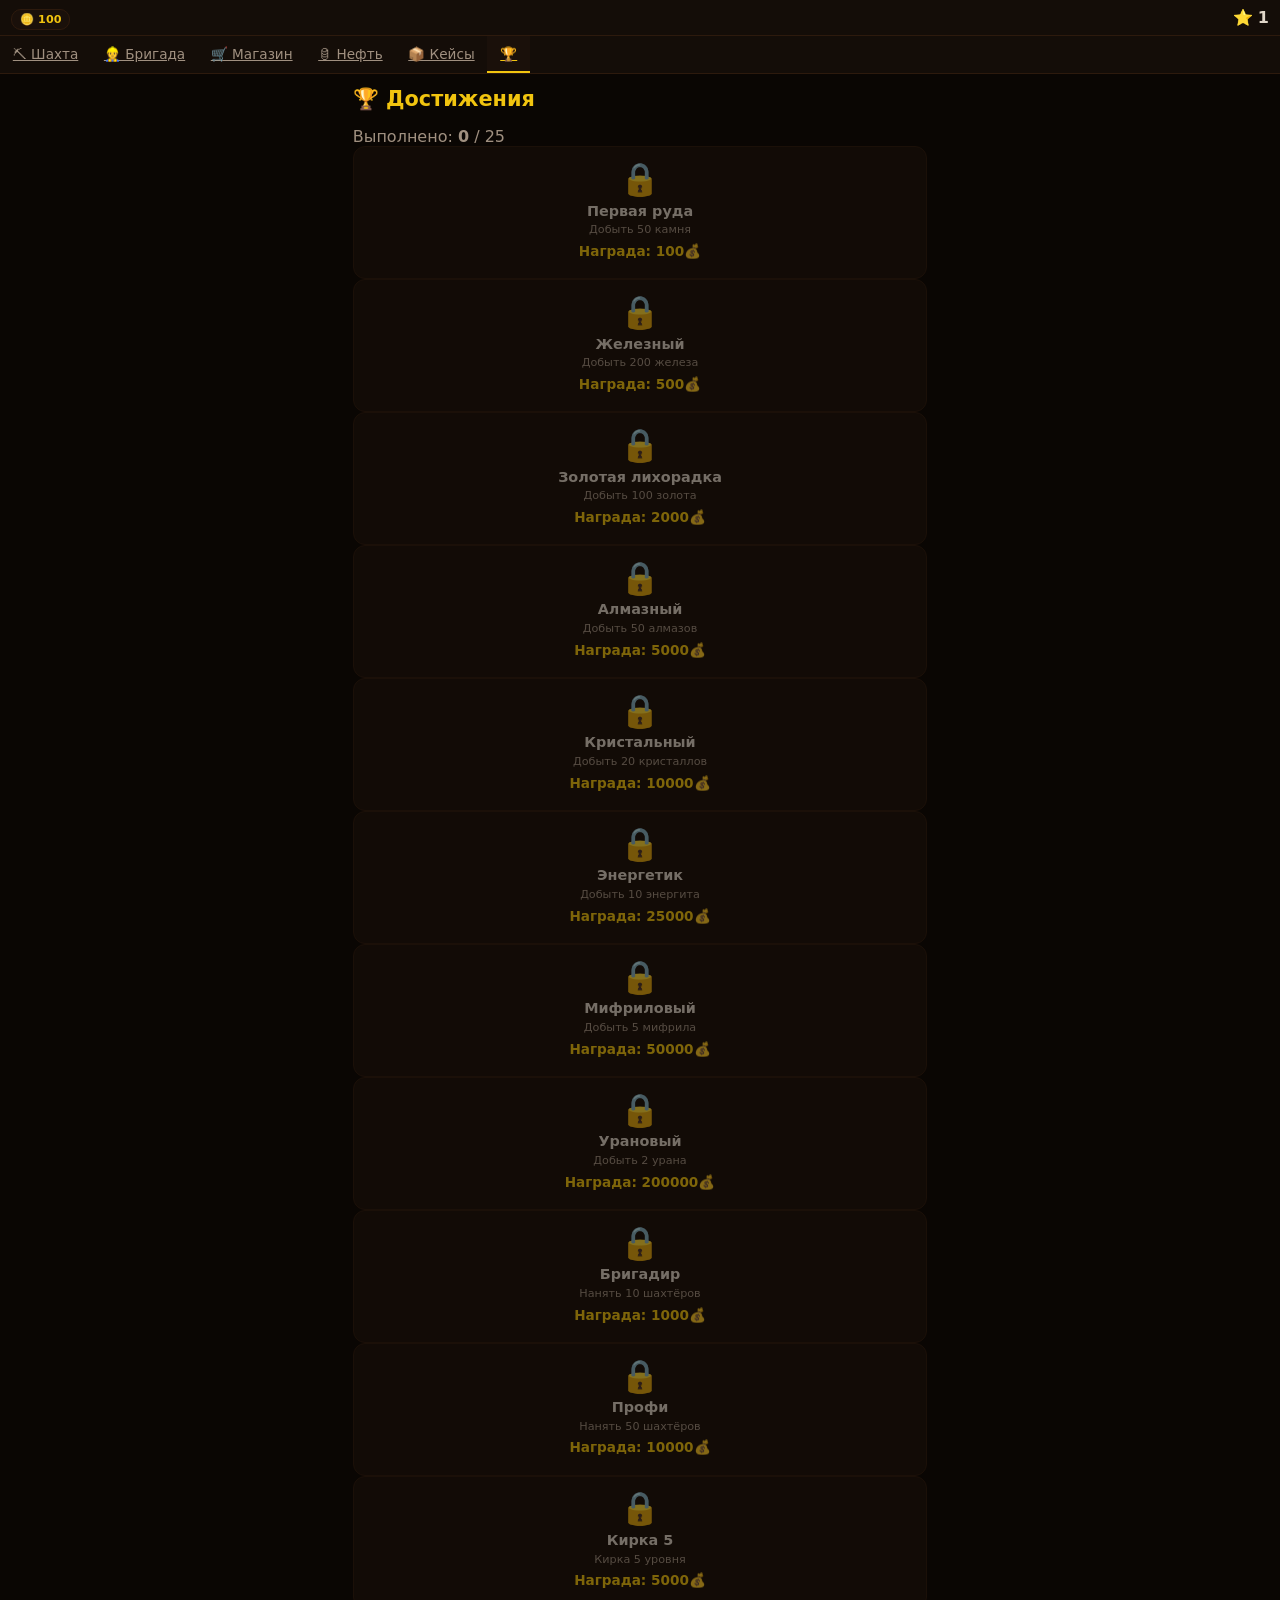
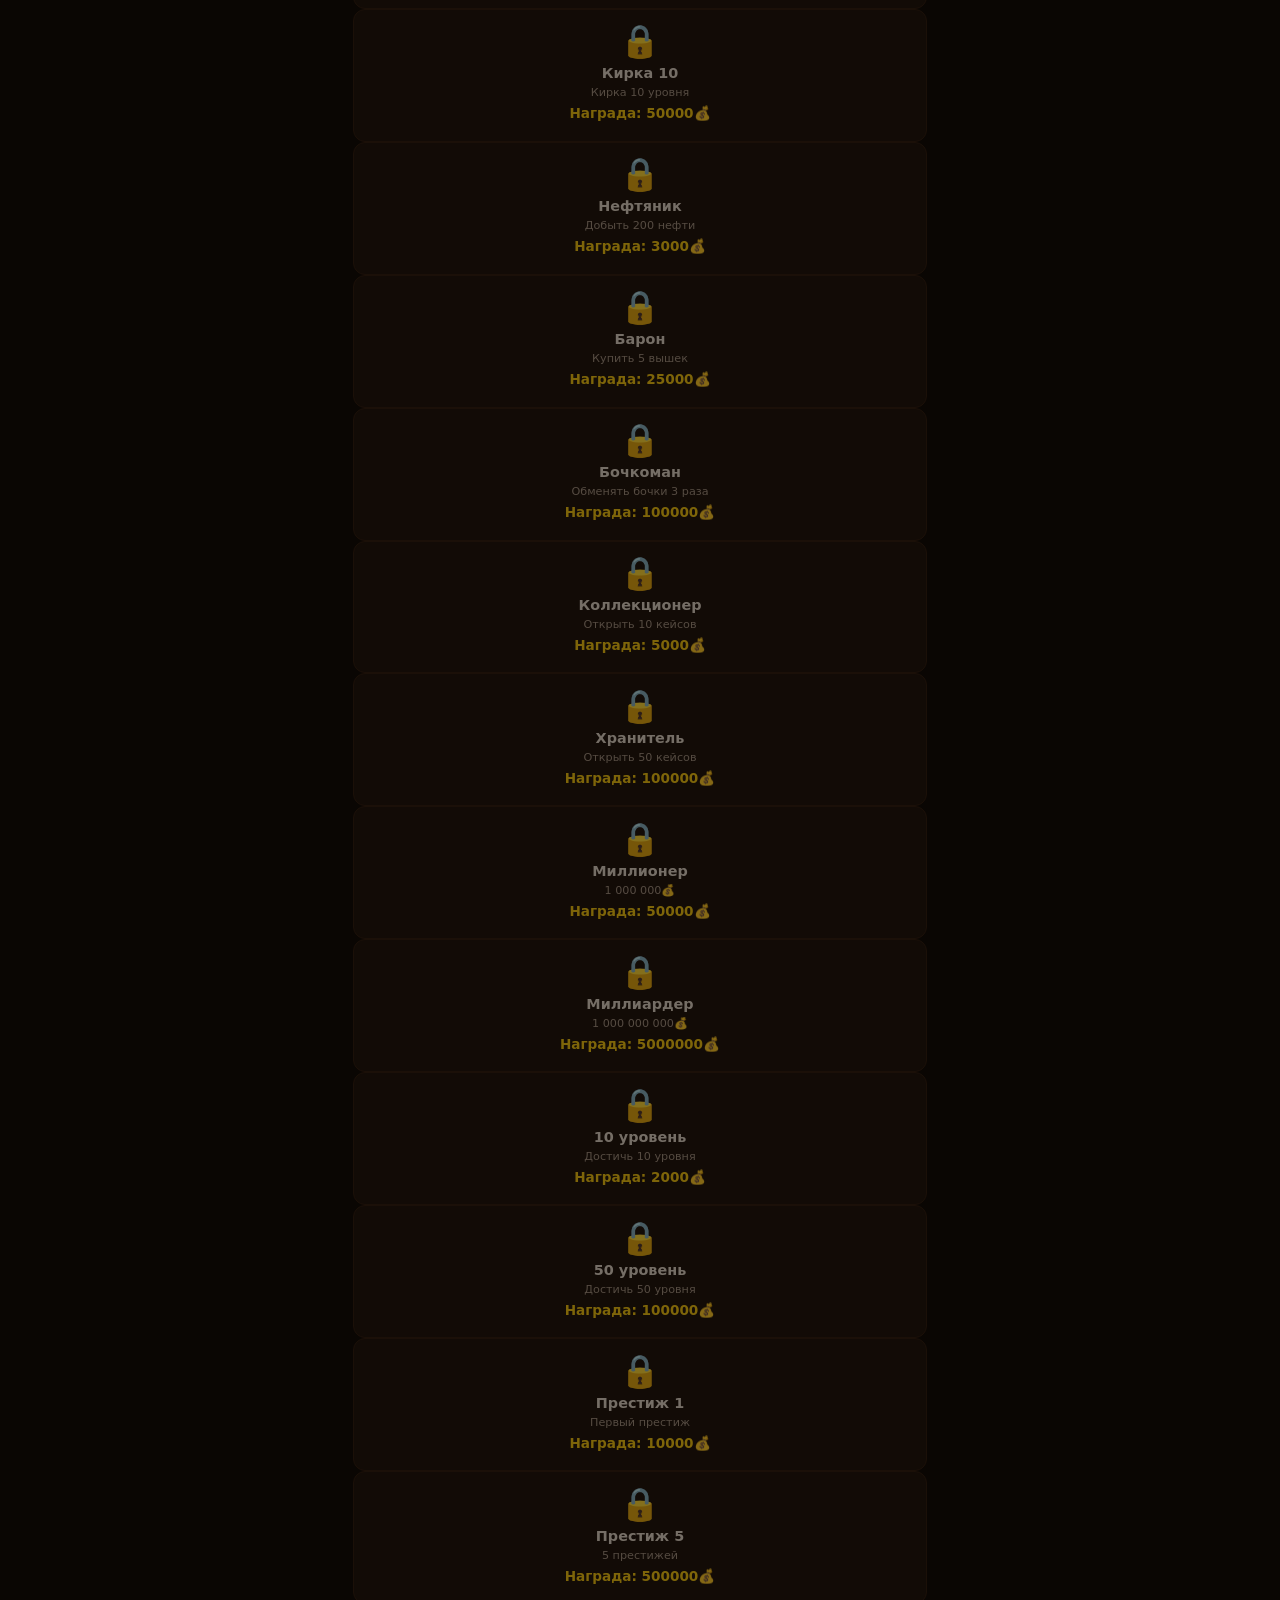
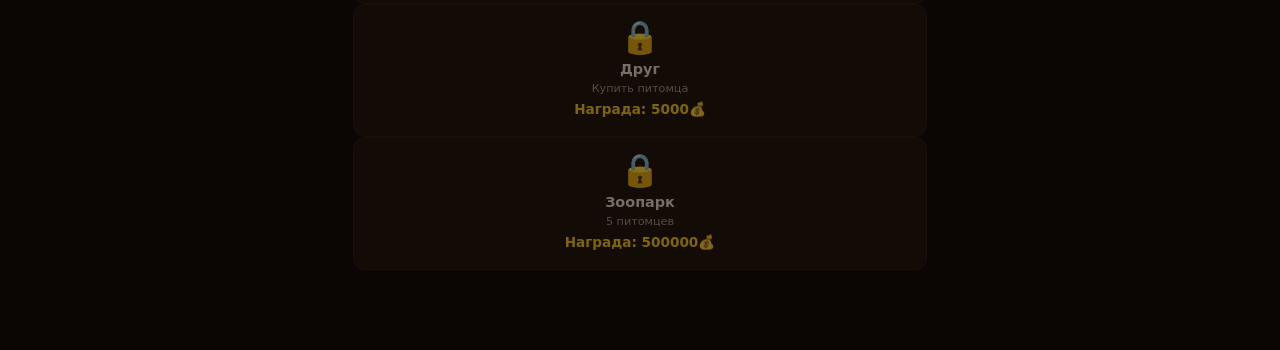
<file: achievements.html>
<!DOCTYPE html>
<html lang="ru">
<head>
    <meta charset="UTF-8">
    <meta name="viewport" content="width=device-width, initial-scale=1.0, user-scalable=no">
    <title>🏆 Достижения — Шахтёр-Мир</title>
    <link rel="stylesheet" href="style.css">
</head>
<body>

<div id="app">
    <header class="h">
        <div class="h-res">
            <span class="badge coin">🪙 <b id="coins">100</b></span>
        </div>
        <div class="h-lvl">⭐ <b id="level">1</b></div>
    </header>

    <nav class="tabs">
        <a href="index.html" class="tab-btn">⛏ Шахта</a>
        <a href="miners.html" class="tab-btn">👷 Бригада</a>
        <a href="shop.html" class="tab-btn">🛒 Магазин</a>
        <a href="oil.html" class="tab-btn">🛢 Нефть</a>
        <a href="cases.html" class="tab-btn">📦 Кейсы</a>
        <a href="achievements.html" class="tab-btn active">🏆</a>
    </nav>

    <main class="main">
        <h2>🏆 Достижения</h2>
        <p style="color:var(--text2);">Выполнено: <b id="done-count">0</b> / 25</p>
        <div id="achieve-list"></div>
    </main>
</div>

<script src="script.js"></script>
<script>
function renderAchievements() {
    document.getElementById('coins').textContent = fmt(G.coins);
    document.getElementById('level').textContent = G.level;
    
    const doneCount = G.achievements.filter(a => a.done).length;
    document.getElementById('done-count').textContent = doneCount;
    
    document.getElementById('achieve-list').innerHTML = G.achievements.map(a => `
        <div class="card" style="opacity:${a.done?'1':'0.5'};border-color:${a.done?'var(--gold)':'var(--border)'};">
            <div class="icon">${a.done ? a.icon : '🔒'}</div>
            <div class="name">${a.name}</div>
            <div class="desc">${a.desc}</div>
            <div class="price">${a.done ? '✅ +'+a.reward+'💰' : 'Награда: '+a.reward+'💰'}</div>
        </div>
    `).join('');
}

renderAchievements();
</script>
</body>
</html>
</file>
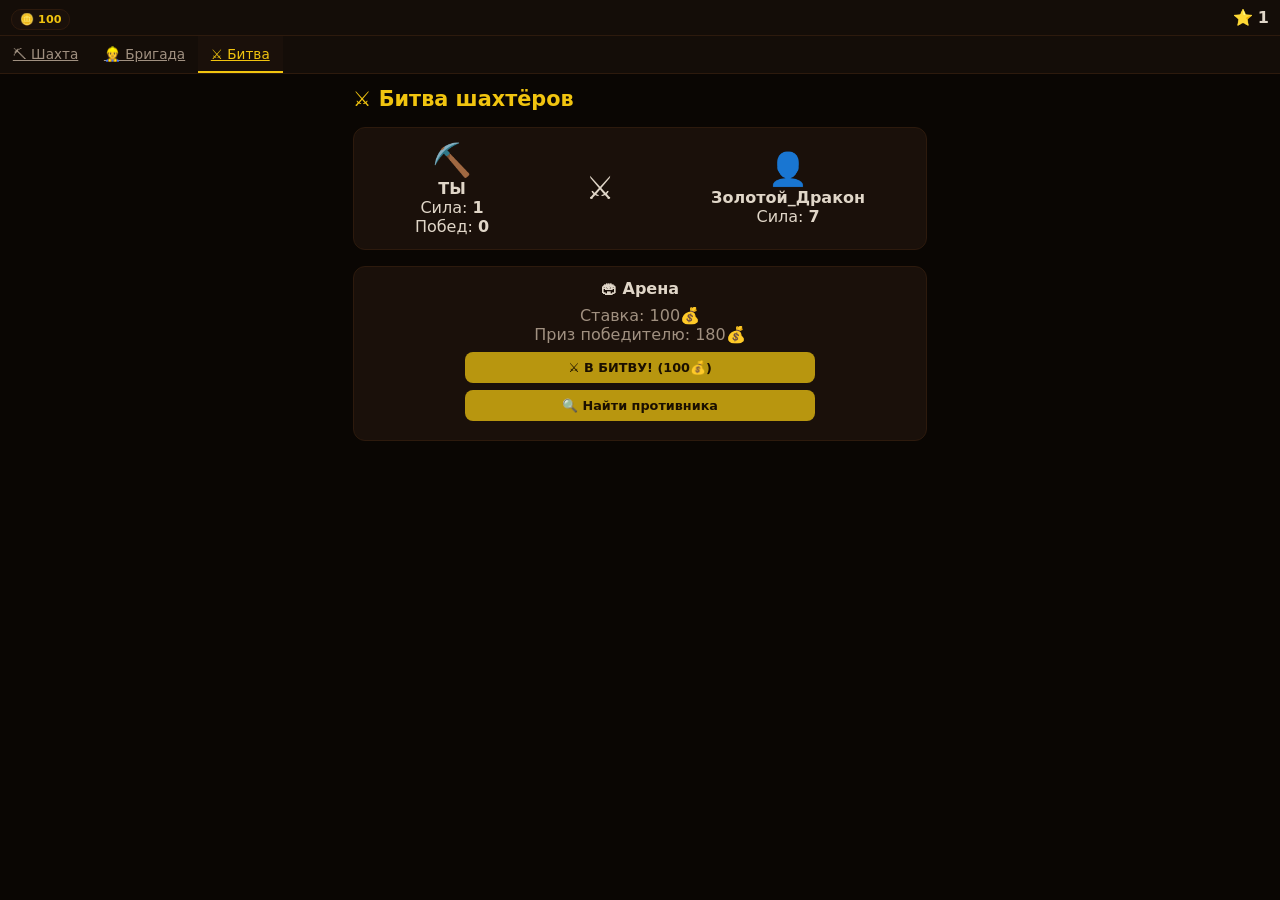
<file: battle.html>
<!DOCTYPE html>
<html lang="ru">
<head>
    <meta charset="UTF-8">
    <meta name="viewport" content="width=device-width, initial-scale=1.0, user-scalable=no">
    <title>⚔️ Битва — Шахтёр-Мир</title>
    <link rel="stylesheet" href="style.css">
</head>
<body>

<div id="app">
    <header class="h">
        <div class="h-res">
            <span class="badge coin">🪙 <b id="coins">100</b></span>
        </div>
        <div class="h-lvl">⭐ <b id="level">1</b></div>
    </header>

    <nav class="tabs">
        <a href="index.html" class="tab-btn">⛏ Шахта</a>
        <a href="miners.html" class="tab-btn">👷 Бригада</a>
        <a href="battle.html" class="tab-btn active">⚔️ Битва</a>
    </nav>

    <main class="main">
        <h2>⚔️ Битва шахтёров</h2>
        
        <div class="card" style="text-align:center;margin-bottom:1rem;">
            <div style="display:flex;justify-content:space-around;align-items:center;">
                <div>
                    <p style="font-size:2rem;">⛏️</p>
                    <b>ТЫ</b>
                    <p>Сила: <b id="my-power">1</b></p>
                    <p>Побед: <b id="my-wins">0</b></p>
                </div>
                <div style="font-size:2rem;">⚔️</div>
                <div>
                    <p style="font-size:2rem;">👤</p>
                    <b id="enemy-name">Противник</b>
                    <p>Сила: <b id="enemy-power">1</b></p>
                </div>
            </div>
        </div>

        <div class="card" style="text-align:center;">
            <h3>🏟 Арена</h3>
            <p style="color:var(--text2);">Ставка: 100💰</p>
            <p style="color:var(--text2);">Приз победителю: 180💰</p>
            <button id="fight-btn" class="btn btn-sell" style="width:100%;margin-top:0.5rem;">
                ⚔️ В БИТВУ! (100💰)
            </button>
            <button id="find-enemy" class="btn btn-boost" style="width:100%;margin-top:0.3rem;">
                🔍 Найти противника
            </button>
        </div>

        <div id="battle-log" style="margin-top:1rem;"></div>
    </main>
</div>

<div id="toast" class="toast hidden">
    <span id="toast-icon"></span>
    <div><strong id="toast-title"></strong><p id="toast-text"></p></div>
</div>

<script src="script.js"></script>
<script>
let enemy = null;
let wins = parseInt(localStorage.getItem('shahter-mir-wins') || '0');

function generateEnemy() {
    const level = Math.max(1, G.level + Math.floor((Math.random()-0.5)*10));
    const power = level * (Math.floor(Math.random()*5)+3);
    const names = ['Крот', 'Шахтёр_Боб', 'Копатель_3000', 'Рудный_Волк', 'Алмазный_Джо', 'Кирка_Смерти', 'Железный_Майк', 'Золотой_Дракон'];
    enemy = {
        name: names[Math.floor(Math.random()*names.length)],
        level: level,
        power: power
    };
    document.getElementById('enemy-name').textContent = enemy.name;
    document.getElementById('enemy-power').textContent = enemy.power;
}

function updateBattleUI() {
    document.getElementById('coins').textContent = fmt(G.coins);
    document.getElementById('level').textContent = G.level;
    document.getElementById('my-power').textContent = getClickPower();
    document.getElementById('my-wins').textContent = wins;
}

document.getElementById('find-enemy').addEventListener('click', () => {
    generateEnemy();
    updateBattleUI();
    Sound.dig();
    document.getElementById('battle-log').innerHTML += 
        '<p style="color:var(--blue);">🔍 Найден противник: <b>' + enemy.name + '</b> (ур.' + enemy.level + ')</p>';
});

document.getElementById('fight-btn').addEventListener('click', () => {
    if (G.coins < 100) { showToast('❌','Мало монет!','Нужно 100💰 для битвы'); return; }
    if (!enemy) { showToast('❌','Нет противника!','Сначала найди врага'); return; }
    
    G.coins -= 100;
    const myPower = getClickPower() + Math.floor(Math.random()*20);
    const enemyPower = enemy.power + Math.floor(Math.random()*15);
    
    const log = document.getElementById('battle-log');
    
    if (myPower > enemyPower) {
        const prize = 180;
        G.coins += prize;
        wins++;
        G.stats.battlesWon = (G.stats.battlesWon||0) + 1;
        localStorage.setItem('shahter-mir-wins', wins.toString());
        log.innerHTML += '<p style="color:var(--green);">🏆 ПОБЕДА! Ты победил ' + enemy.name + '! +' + prize + '💰</p>';
        Sound.achieve();
    } else if (myPower === enemyPower) {
        G.coins += 100;
        log.innerHTML += '<p style="color:var(--gold);">🤝 НИЧЬЯ! Монеты возвращены.</p>';
        Sound.dig();
    } else {
        log.innerHTML += '<p style="color:var(--red);">💀 ПОРАЖЕНИЕ! ' + enemy.name + ' оказался сильнее.</p>';
        Sound.error();
    }
    
    generateEnemy();
    updateBattleUI();
    saveGame();
    log.scrollTop = log.scrollHeight;
});

generateEnemy();
updateBattleUI();
</script>
</body>
</html>
</file>
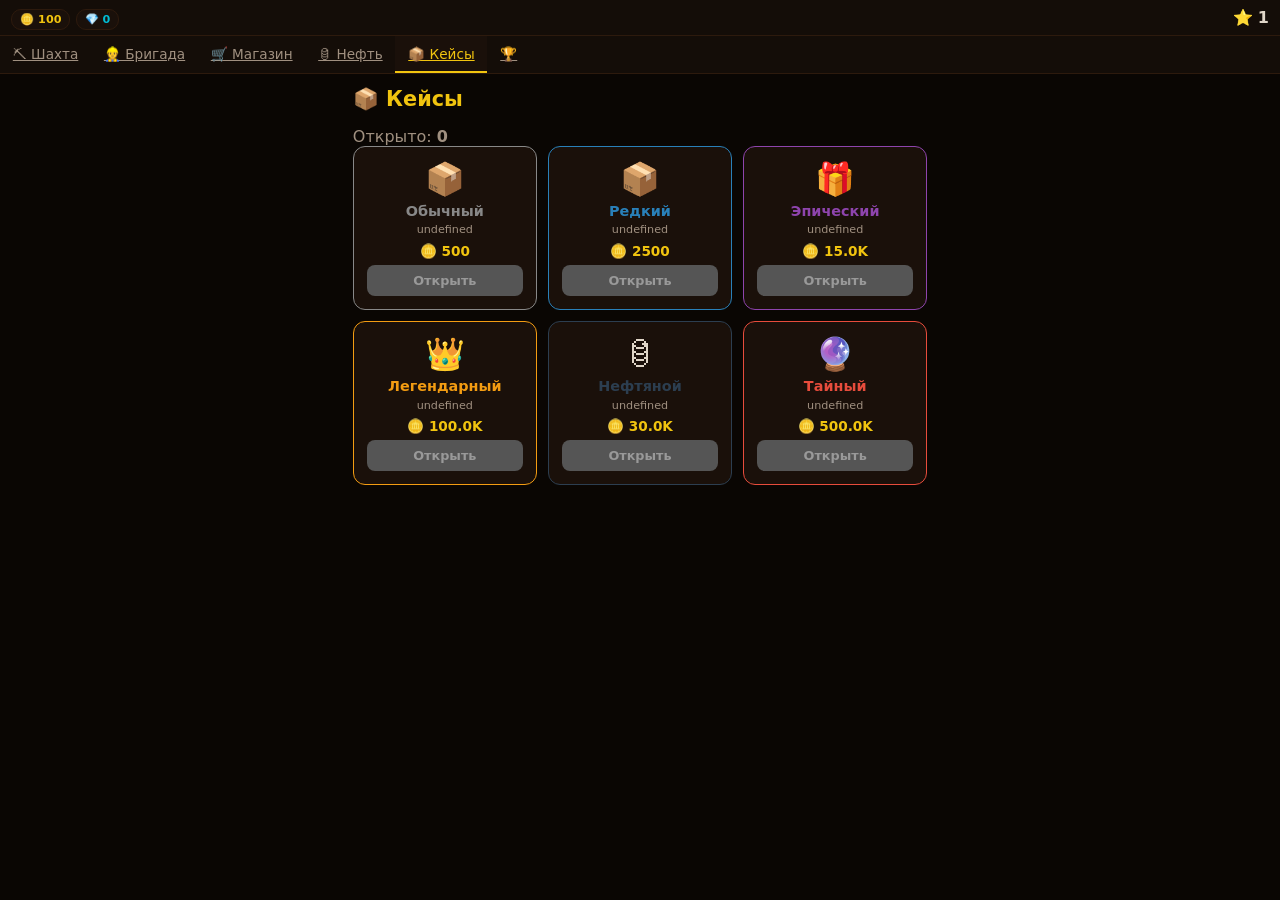
<file: cases.html>
<!DOCTYPE html>
<html lang="ru">
<head>
    <meta charset="UTF-8">
    <meta name="viewport" content="width=device-width, initial-scale=1.0, user-scalable=no">
    <title>📦 Кейсы — Шахтёр-Мир</title>
    <link rel="stylesheet" href="style.css">
</head>
<body>

<div id="app">
    <header class="h">
        <div class="h-res">
            <span class="badge coin">🪙 <b id="coins">100</b></span>
            <span class="badge dia">💎 <b id="diamonds">0</b></span>
        </div>
        <div class="h-lvl">⭐ <b id="level">1</b></div>
    </header>

    <nav class="tabs">
        <a href="index.html" class="tab-btn">⛏ Шахта</a>
        <a href="miners.html" class="tab-btn">👷 Бригада</a>
        <a href="shop.html" class="tab-btn">🛒 Магазин</a>
        <a href="oil.html" class="tab-btn">🛢 Нефть</a>
        <a href="cases.html" class="tab-btn active">📦 Кейсы</a>
        <a href="achievements.html" class="tab-btn">🏆</a>
    </nav>

    <main class="main">
        <h2>📦 Кейсы</h2>
        <p style="color:var(--text2);">Открыто: <b id="cases-opened">0</b></p>
        <div class="grid" id="cases-grid"></div>
    </main>
</div>

<div id="case-modal" class="modal hidden">
    <div class="modal-box">
        <h2>📦 Открытие!</h2>
        <div id="case-loot" style="font-size:3rem;margin:1rem 0;"></div>
        <div id="case-text"></div>
        <button id="case-close">🎁 Забрать</button>
    </div>
</div>

<div id="toast" class="toast hidden">
    <span id="toast-icon"></span>
    <div><strong id="toast-title"></strong><p id="toast-text"></p></div>
</div>

<script src="script.js"></script>
<script>
function renderCases() {
    document.getElementById('coins').textContent = fmt(G.coins);
    document.getElementById('diamonds').textContent = fmt(G.diamonds);
    document.getElementById('level').textContent = G.level;
    document.getElementById('cases-opened').textContent = G.stats.casesOpened;
    
    document.getElementById('cases-grid').innerHTML = CASE_DATA.map(c => `
        <div class="card" style="border-color:${c.color};">
            <div class="icon">${c.icon}</div>
            <div class="name" style="color:${c.color};">${c.name}</div>
            <div class="desc">${c.desc}</div>
            <div class="price">🪙 ${fmt(c.cost)}</div>
            <button onclick="openCase('${c.id}')" ${G.coins<c.cost?'disabled':''}>Открыть</button>
        </div>
    `).join('');
}

function openCase(type) {
    const caseData = CASE_DATA.find(c => c.id === type);
    if (!caseData || G.coins < caseData.cost) return;
    
    G.coins -= caseData.cost;
    G.stats.casesOpened++;
    
    const roll = Math.random();
    let loot = { icon:'🪨', text:'Ничего...', amount:0, key:'stone' };
    
    if (type === 'common') {
        if (roll < 0.5) loot = { icon:'🪨', text:'50 камня', amount:50, key:'stone' };
        else if (roll < 0.8) loot = { icon:'🔩', text:'20 железа', amount:20, key:'iron' };
        else if (roll < 0.95) loot = { icon:'🥇', text:'10 золота', amount:10, key:'gold' };
        else loot = { icon:'💎', text:'3 алмаза!', amount:3, key:'diamond' };
    } else if (type === 'rare') {
        if (roll < 0.3) loot = { icon:'🔩', text:'40 железа', amount:40, key:'iron' };
        else if (roll < 0.6) loot = { icon:'🥇', text:'20 золота', amount:20, key:'gold' };
        else if (roll < 0.85) loot = { icon:'💎', text:'8 алмазов!', amount:8, key:'diamond' };
        else if (roll < 0.95) loot = { icon:'💠', text:'3 кристалла!', amount:3, key:'crystal' };
        else loot = { icon:'🪙', text:'300 монет!', amount:300, key:'coins' };
    } else if (type === 'epic') {
        if (roll < 0.3) loot = { icon:'💎', text:'15 алмазов!', amount:15, key:'diamond' };
        else if (roll < 0.6) loot = { icon:'💠', text:'8 кристаллов!', amount:8, key:'crystal' };
        else if (roll < 0.8) loot = { icon:'⚡', text:'5 энергита!', amount:5, key:'energite' };
        else if (roll < 0.93) loot = { icon:'🪙', text:'800 монет!', amount:800, key:'coins' };
        else loot = { icon:'🧰', text:'Кирка +1 ур!', amount:1, key:'pickaxe' };
    } else if (type === 'legendary') {
        if (roll < 0.4) loot = { icon:'⚡', text:'10 энергита!', amount:10, key:'energite' };
        else if (roll < 0.7) loot = { icon:'🌟', text:'5 мифрила!', amount:5, key:'mithril' };
        else if (roll < 0.85) loot = { icon:'☢', text:'2 урана!', amount:2, key:'uranium' };
        else if (roll < 0.95) loot = { icon:'🪙', text:'3000 монет!', amount:3000, key:'coins' };
        else loot = { icon:'👑', text:'Бог-шахтёр!', amount:1, key:'god_miner' };
    } else if (type === 'oil') {
        if (roll < 0.5) loot = { icon:'🛢', text:'30 нефти', amount:30, key:'oil' };
        else if (roll < 0.8) loot = { icon:'🛢', text:'80 нефти!', amount:80, key:'oil' };
        else if (roll < 0.95) loot = { icon:'🏭', text:'Бесплатная вышка!', amount:1, key:'free_rig' };
        else loot = { icon:'🛢', text:'5 бочек!', amount:5, key:'free_barrels' };
    } else if (type === 'secret') {
        if (roll < 0.5) loot = { icon:'☢', text:'5 урана!', amount:5, key:'uranium' };
        else if (roll < 0.8) loot = { icon:'🪙', text:'10000 монет!', amount:10000, key:'coins' };
        else if (roll < 0.93) loot = { icon:'💎', text:'50 алмазов!', amount:50, key:'diamond' };
        else if (roll < 0.98) loot = { icon:'🧰', text:'+3 ур. кирки!', amount:3, key:'pickaxe3' };
        else loot = { icon:'🦄', text:'Единорог бесплатно!', amount:1, key:'free_unicorn' };
    }
    
    // Применяем лут
    if (loot.key === 'coins') G.coins += loot.amount;
    else if (loot.key === 'pickaxe') { G.pickaxe.level++; G.pickaxe.power = G.pickaxe.level*3; G.pickaxe.name = PICKAXE_NAMES[G.pickaxe.level-1]||'Макс'; }
    else if (loot.key === 'god_miner') G.miners.god = (G.miners.god||0) + 1;
    else if (loot.key === 'free_rig') G.oilRigs++;
    else if (loot.key === 'free_barrels') G.barrels += 5;
    else if (loot.key === 'pickaxe3') { G.pickaxe.level = Math.min(20, G.pickaxe.level+3); G.pickaxe.power = G.pickaxe.level*3; G.pickaxe.name = PICKAXE_NAMES[G.pickaxe.level-1]||'Макс'; }
    else if (loot.key === 'free_unicorn') { if(!G.pets.includes('unicorn')) G.pets.push('unicorn'); if(!G.activePet) G.activePet='unicorn'; }
    else G.ores[loot.key] = (G.ores[loot.key]||0) + loot.amount;
    
    // Показ модалки
    document.getElementById('case-loot').textContent = loot.icon;
    document.getElementById('case-text').textContent = loot.text;
    document.getElementById('case-modal').classList.remove('hidden');
    
    Sound.caseOpen();
    checkAchievements();
    renderCases();
    saveGame();
}

document.getElementById('case-close').addEventListener('click', () => {
    document.getElementById('case-modal').classList.add('hidden');
});

renderCases();
</script>
</body>
</html>
</file>
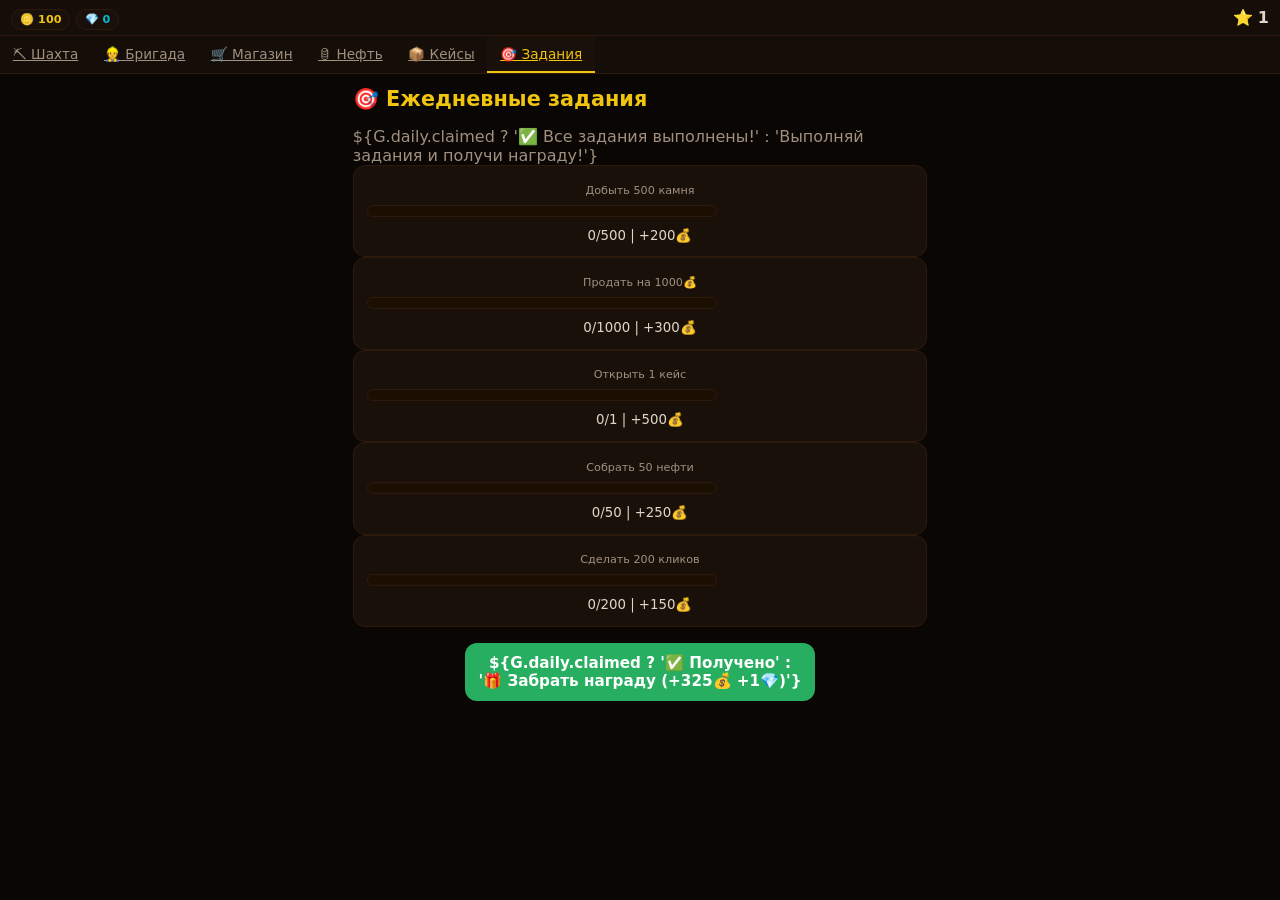
<file: daily.html>
<!DOCTYPE html>
<html lang="ru">
<head>
    <meta charset="UTF-8">
    <meta name="viewport" content="width=device-width, initial-scale=1.0, user-scalable=no">
    <title>🎯 Задания — Шахтёр-Мир</title>
    <link rel="stylesheet" href="style.css">
</head>
<body>

<div id="app">
    <header class="h">
        <div class="h-res">
            <span class="badge coin">🪙 <b id="coins">100</b></span>
            <span class="badge dia">💎 <b id="diamonds">0</b></span>
        </div>
        <div class="h-lvl">⭐ <b id="level">1</b></div>
    </header>

    <nav class="tabs">
        <a href="index.html" class="tab-btn">⛏ Шахта</a>
        <a href="miners.html" class="tab-btn">👷 Бригада</a>
        <a href="shop.html" class="tab-btn">🛒 Магазин</a>
        <a href="oil.html" class="tab-btn">🛢 Нефть</a>
        <a href="cases.html" class="tab-btn">📦 Кейсы</a>
        <a href="daily.html" class="tab-btn active">🎯 Задания</a>
    </nav>

    <main class="main">
        <h2>🎯 Ежедневные задания</h2>
        <p style="color:var(--text2);" id="daily-status">
            ${G.daily.claimed ? '✅ Все задания выполнены!' : 'Выполняй задания и получи награду!'}
        </p>
        <div id="daily-list"></div>
        <button id="claim-daily" class="btn btn-sell" style="margin-top:1rem;width:100%;" ${G.daily.claimed?'disabled':''}>
            ${G.daily.claimed ? '✅ Получено' : '🎁 Забрать награду (+325💰 +1💎)'}
        </button>
    </main>
</div>

<div id="toast" class="toast hidden">
    <span id="toast-icon"></span>
    <div><strong id="toast-title"></strong><p id="toast-text"></p></div>
</div>

<script src="script.js"></script>
<script>
function renderDaily() {
    initDaily();
    document.getElementById('coins').textContent = fmt(G.coins);
    document.getElementById('diamonds').textContent = fmt(G.diamonds);
    document.getElementById('level').textContent = G.level;
    
    document.getElementById('daily-list').innerHTML = G.daily.tasks.map(t => {
        const progress = Math.min(100, (t.current / t.target) * 100);
        const done = t.current >= t.target;
        return `
            <div class="card" style="border-color:${done?'var(--green)':'var(--border)'};">
                <div class="desc">${t.desc}</div>
                <div class="xp-bar" style="margin:0.5rem 0;">
                    <div class="xp-fill" style="width:${progress}%;background:${done?'var(--green)':'var(--gold)'};"></div>
                </div>
                <small>${t.current}/${t.target} | +${t.reward}💰</small>
            </div>
        `;
    }).join('');
}

document.getElementById('claim-daily').addEventListener('click', () => {
    checkDailyTasks();
    if (G.daily.claimed) {
        renderDaily();
        showToast('🎁','Награда получена!','+325💰 +1💎');
    } else {
        showToast('🎯','Не всё выполнено!','Выполни все 5 заданий');
    }
});

renderDaily();
</script>
</body>
</html>
</file>
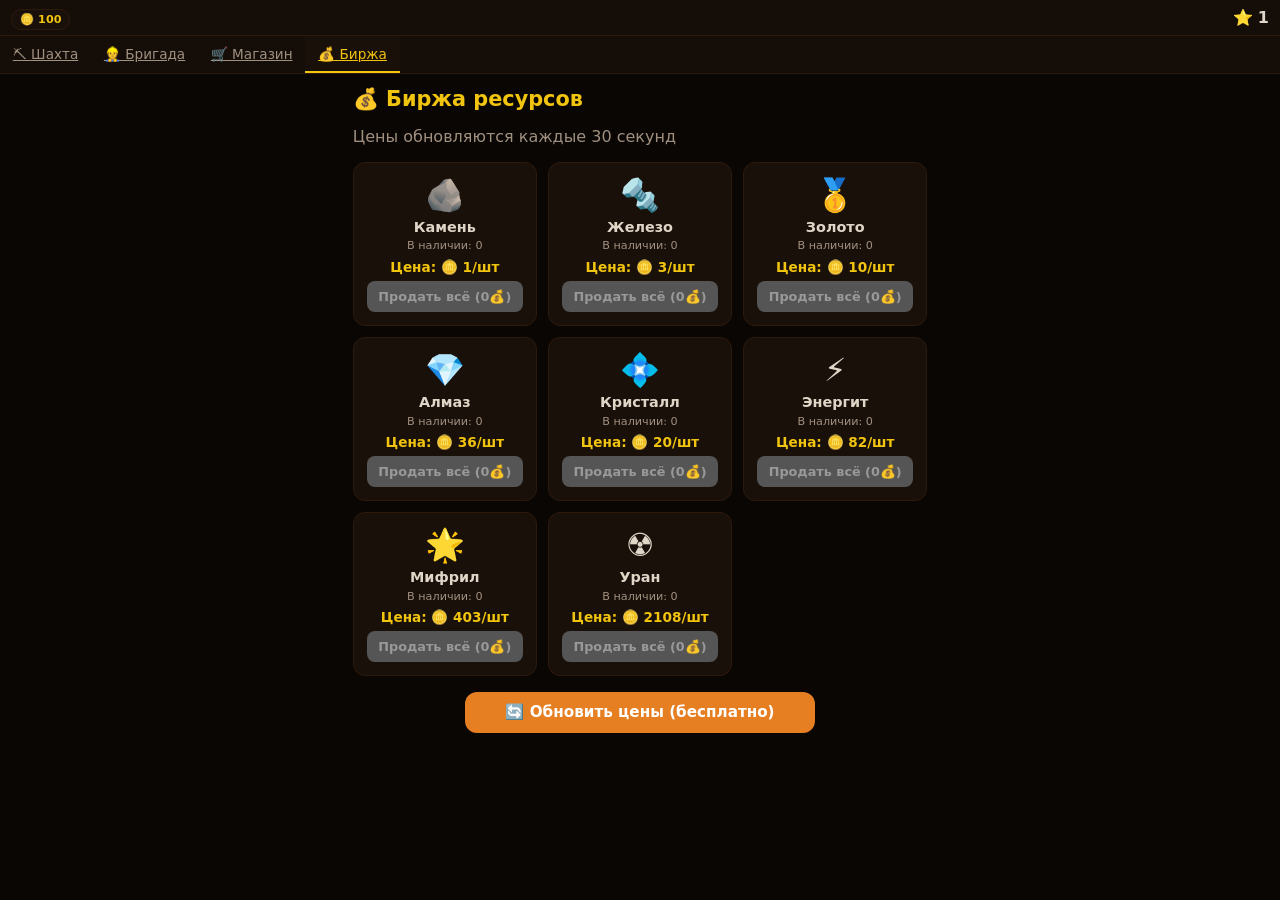
<file: market.html>
<!DOCTYPE html>
<html lang="ru">
<head>
    <meta charset="UTF-8">
    <meta name="viewport" content="width=device-width, initial-scale=1.0, user-scalable=no">
    <title>💰 Биржа — Шахтёр-Мир</title>
    <link rel="stylesheet" href="style.css">
</head>
<body>

<div id="app">
    <header class="h">
        <div class="h-res">
            <span class="badge coin">🪙 <b id="coins">100</b></span>
        </div>
        <div class="h-lvl">⭐ <b id="level">1</b></div>
    </header>

    <nav class="tabs">
        <a href="index.html" class="tab-btn">⛏ Шахта</a>
        <a href="miners.html" class="tab-btn">👷 Бригада</a>
        <a href="shop.html" class="tab-btn">🛒 Магазин</a>
        <a href="market.html" class="tab-btn active">💰 Биржа</a>
    </nav>

    <main class="main">
        <h2>💰 Биржа ресурсов</h2>
        <p style="color:var(--text2);margin-bottom:1rem;">Цены обновляются каждые 30 секунд</p>
        <div class="grid" id="market-grid"></div>
        <button id="refresh-market" class="btn btn-boost" style="width:100%;margin-top:1rem;">🔄 Обновить цены (бесплатно)</button>
    </main>
</div>

<div id="toast" class="toast hidden">
    <span id="toast-icon"></span>
    <div><strong id="toast-title"></strong><p id="toast-text"></p></div>
</div>

<script src="script.js"></script>
<script>
const ORE_ICONS = { stone:'🪨', iron:'🔩', gold:'🥇', diamond:'💎', crystal:'💠', energite:'⚡', mithril:'🌟', uranium:'☢', oil:'🛢' };
const ORE_NAMES = { stone:'Камень', iron:'Железо', gold:'Золото', diamond:'Алмаз', crystal:'Кристалл', energite:'Энергит', mithril:'Мифрил', uranium:'Уран', oil:'Нефть' };

function updateMarket() {
    // Случайное изменение цен
    for (const key in G.marketPrices) {
        const change = (Math.random() - 0.5) * 0.2;
        G.marketPrices[key] = Math.max(1, Math.floor(G.marketPrices[key] * (1 + change)));
    }
}

function renderMarket() {
    document.getElementById('coins').textContent = fmt(G.coins);
    document.getElementById('level').textContent = G.level;
    
    document.getElementById('market-grid').innerHTML = Object.entries(G.marketPrices).map(([key, price]) => {
        const amount = G.ores[key] || 0;
        return `
            <div class="card">
                <div class="icon">${ORE_ICONS[key]}</div>
                <div class="name">${ORE_NAMES[key]}</div>
                <div class="desc">В наличии: ${fmt(amount)}</div>
                <div class="price">Цена: 🪙 ${price}/шт</div>
                <button onclick="sellOre('${key}')" ${amount<=0?'disabled':''}>
                    Продать всё (${fmt(amount*price)}💰)
                </button>
            </div>
        `;
    }).join('');
}

function sellOre(key) {
    const amount = G.ores[key] || 0;
    if (amount <= 0) return;
    const price = G.marketPrices[key];
    const total = amount * price;
    G.coins += total;
    G.ores[key] = 0;
    G.stats.coinsEarned += total;
    Sound.sell();
    renderMarket();
    saveGame();
    showToast('💰','Продано!','+' + fmt(total) + ' монет');
}

document.getElementById('refresh-market').addEventListener('click', () => {
    updateMarket();
    renderMarket();
    showToast('🔄','Цены обновлены!','Проверь новые цены');
});

// Авто-обновление цен
setInterval(() => {
    updateMarket();
    renderMarket();
}, 30000);

updateMarket();
renderMarket();
</script>
</body>
</html>
</file>
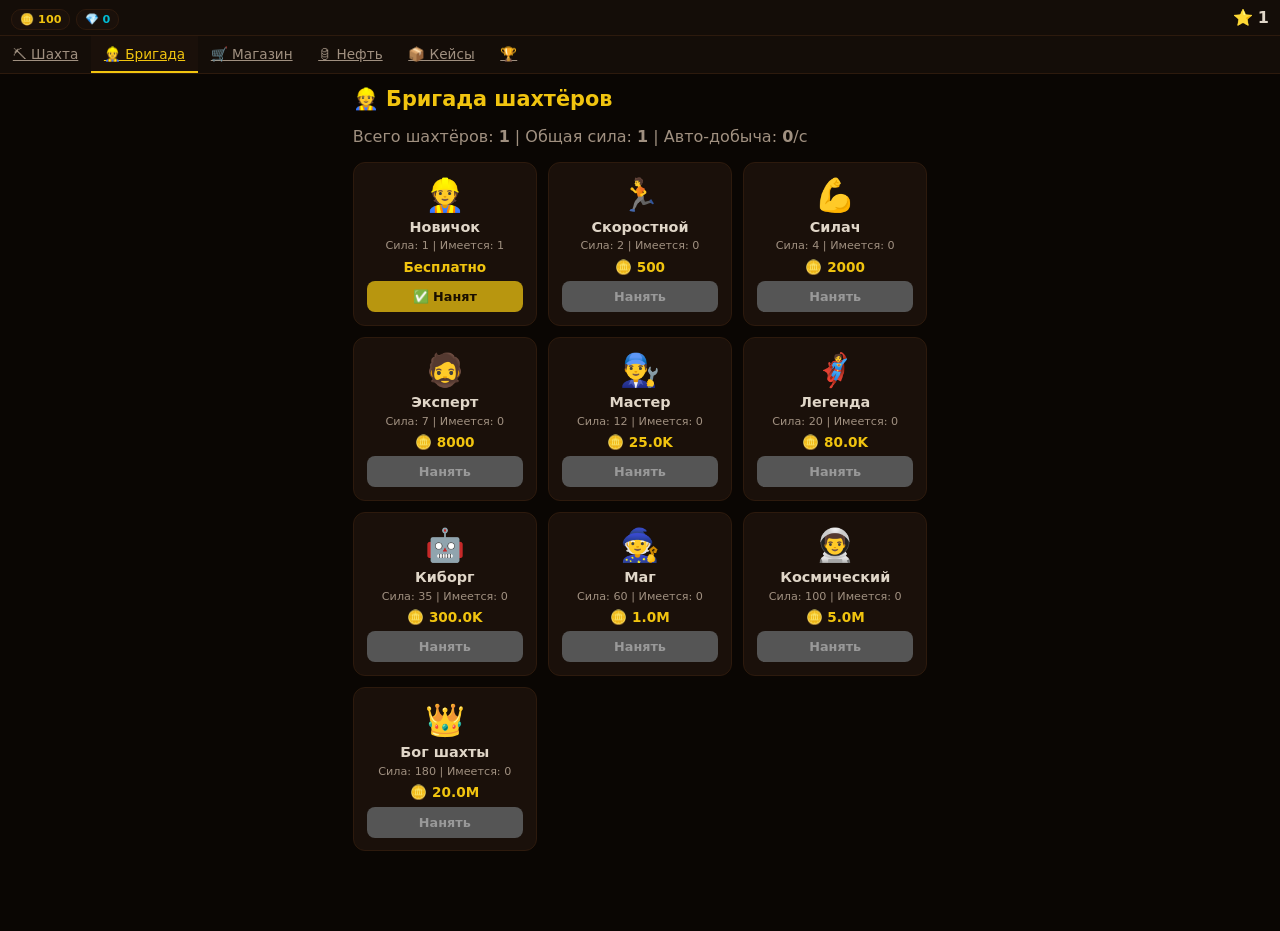
<file: miners.html>
<!DOCTYPE html>
<html lang="ru">
<head>
    <meta charset="UTF-8">
    <meta name="viewport" content="width=device-width, initial-scale=1.0, user-scalable=no">
    <title>👷 Бригада — Шахтёр-Мир</title>
    <link rel="stylesheet" href="style.css">
</head>
<body>

<div id="app">
    <header class="h">
        <div class="h-res">
            <span class="badge coin">🪙 <b id="coins">100</b></span>
            <span class="badge dia">💎 <b id="diamonds">0</b></span>
        </div>
        <div class="h-lvl">⭐ <b id="level">1</b></div>
    </header>

    <nav class="tabs">
        <a href="index.html" class="tab-btn">⛏ Шахта</a>
        <a href="miners.html" class="tab-btn active">👷 Бригада</a>
        <a href="shop.html" class="tab-btn">🛒 Магазин</a>
        <a href="oil.html" class="tab-btn">🛢 Нефть</a>
        <a href="cases.html" class="tab-btn">📦 Кейсы</a>
        <a href="achievements.html" class="tab-btn">🏆</a>
    </nav>

    <main class="main">
        <h2>👷 Бригада шахтёров</h2>
        <p style="color:var(--text2);margin-bottom:1rem;">
            Всего шахтёров: <b id="total-miners">1</b> | 
            Общая сила: <b id="total-power">1</b> | 
            Авто-добыча: <b id="total-auto">0</b>/с
        </p>
        <div class="grid" id="miners-grid"></div>
    </main>
</div>

<div id="toast" class="toast hidden">
    <span id="toast-icon"></span>
    <div><strong id="toast-title"></strong><p id="toast-text"></p></div>
</div>

<script src="script.js"></script>
<script>
function renderMiners() {
    const grid = document.getElementById('miners-grid');
    grid.innerHTML = MINER_DATA.map((m, i) => {
        const count = G.miners[m.id] || 0;
        const cost = i === 0 ? 0 : Math.floor(m.cost * Math.pow(1.3, count));
        const canBuy = i === 0 || G.coins >= cost;
        return `
            <div class="card">
                <div class="icon">${m.icon}</div>
                <div class="name">${m.name}</div>
                <div class="desc">Сила: ${m.power} | Имеется: ${count}</div>
                <div class="price">${i===0 ? 'Бесплатно' : '🪙 '+fmt(cost)}</div>
                <button onclick="hireMiner('${m.id}', ${cost})" ${!canBuy&&i>0?'disabled':''}>
                    ${i===0 ? '✅ Нанят' : 'Нанять'}
                </button>
            </div>
        `;
    }).join('');
}

function hireMiner(id, cost) {
    if (cost > 0 && G.coins < cost) return;
    if (cost > 0) G.coins -= cost;
    G.miners[id] = (G.miners[id] || 0) + 1;
    Sound.dig();
    checkAchievements();
    updateUI();
    renderMiners();
    saveGame();
}

function updateUI() {
    document.getElementById('coins').textContent = fmt(G.coins);
    document.getElementById('diamonds').textContent = fmt(G.diamonds);
    document.getElementById('level').textContent = G.level;
    document.getElementById('total-miners').textContent = Object.values(G.miners).reduce((a,b)=>a+b,0);
    document.getElementById('total-power').textContent = getMinersPower();
    document.getElementById('total-auto').textContent = getAutoPower();
}

updateUI();
renderMiners();
</script>
</body>
</html>
</file>
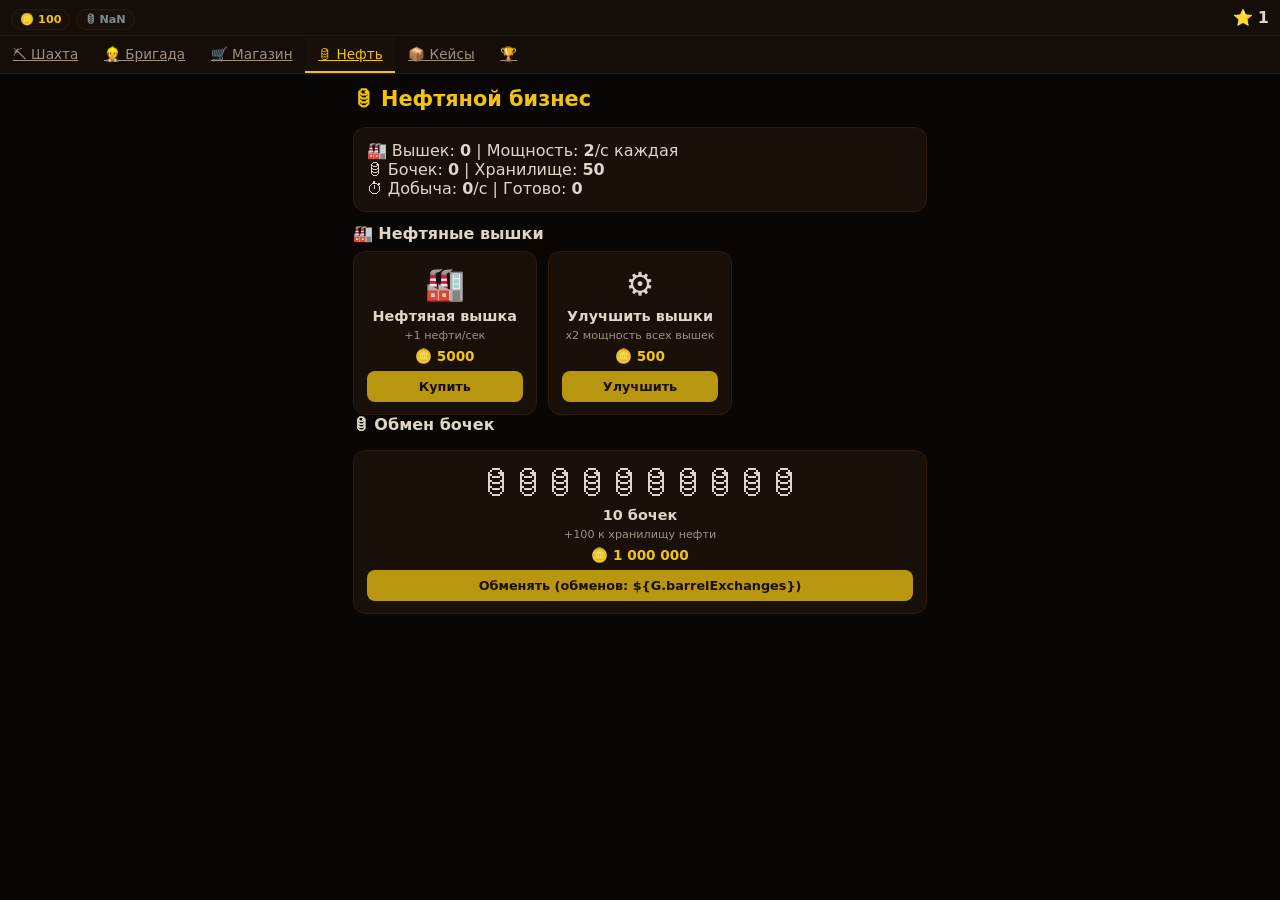
<file: oil.html>
<!DOCTYPE html>
<html lang="ru">
<head>
    <meta charset="UTF-8">
    <meta name="viewport" content="width=device-width, initial-scale=1.0, user-scalable=no">
    <title>🛢 Нефть — Шахтёр-Мир</title>
    <link rel="stylesheet" href="style.css">
</head>
<body>

<div id="app">
    <header class="h">
        <div class="h-res">
            <span class="badge coin">🪙 <b id="coins">100</b></span>
            <span class="badge oil">🛢 <b id="oil">0</b></span>
        </div>
        <div class="h-lvl">⭐ <b id="level">1</b></div>
    </header>

    <nav class="tabs">
        <a href="index.html" class="tab-btn">⛏ Шахта</a>
        <a href="miners.html" class="tab-btn">👷 Бригада</a>
        <a href="shop.html" class="tab-btn">🛒 Магазин</a>
        <a href="oil.html" class="tab-btn active">🛢 Нефть</a>
        <a href="cases.html" class="tab-btn">📦 Кейсы</a>
        <a href="achievements.html" class="tab-btn">🏆</a>
    </nav>

    <main class="main">
        <h2>🛢 Нефтяной бизнес</h2>
        <div class="oil-block">
            <p>🏭 Вышек: <b id="rigs">0</b> | Мощность: <b id="rig-power">1</b>/с каждая</p>
            <p>🛢 Бочек: <b id="barrels">0</b> | Хранилище: <b id="storage">50</b></p>
            <p>⏱ Добыча: <b id="oil-rate">0</b>/с | Готово: <b id="oil-ready">0</b></p>
        </div>
        
        <h3>🏭 Нефтяные вышки</h3>
        <div class="grid">
            <div class="card">
                <div class="icon">🏭</div>
                <div class="name">Нефтяная вышка</div>
                <div class="desc">+1 нефти/сек</div>
                <div class="price">🪙 <span id="rig-cost">200</span></div>
                <button id="buy-rig">Купить</button>
            </div>
            <div class="card">
                <div class="icon">⚙️</div>
                <div class="name">Улучшить вышки</div>
                <div class="desc">x2 мощность всех вышек</div>
                <div class="price">🪙 <span id="upgrade-cost">1000</span></div>
                <button id="upgrade-rig">Улучшить</button>
            </div>
        </div>

        <h3>🛢 Обмен бочек</h3>
        <div class="card" style="margin-top:1rem;">
            <div class="icon">🛢🛢🛢🛢🛢🛢🛢🛢🛢🛢</div>
            <div class="name">10 бочек</div>
            <div class="desc">+100 к хранилищу нефти</div>
            <div class="price">🪙 1 000 000</div>
            <button id="exchange-barrels" ${G.coins<1e6?'disabled':''}>
                Обменять (обменов: ${G.barrelExchanges})
            </button>
        </div>
    </main>
</div>

<div id="toast" class="toast hidden">
    <span id="toast-icon"></span>
    <div><strong id="toast-title"></strong><p id="toast-text"></p></div>
</div>

<script src="script.js"></script>
<script>
function updateOilUI() {
    document.getElementById('coins').textContent = fmt(G.coins);
    document.getElementById('oil').textContent = fmt(G.ores.oil);
    document.getElementById('level').textContent = G.level;
    
    document.getElementById('rigs').textContent = G.oilRigs;
    document.getElementById('rig-power').textContent = G.oilRigPower;
    document.getElementById('barrels').textContent = G.barrels;
    document.getElementById('storage').textContent = 50 + G.barrels * 10 * G.barrelCapacity;
    document.getElementById('oil-rate').textContent = getOilRate();
    document.getElementById('oil-ready').textContent = fmt(G.oilStored);
    document.getElementById('rig-cost').textContent = fmt(G.oilRigCost);
    document.getElementById('upgrade-cost').textContent = fmt(G.oilRigs * 500 + 500);
}

document.getElementById('buy-rig').addEventListener('click', () => {
    if (G.coins < G.oilRigCost) return;
    G.coins -= G.oilRigCost;
    G.oilRigs++;
    G.oilRigCost = Math.floor(G.oilRigCost * 1.5);
    Sound.dig();
    checkAchievements();
    updateOilUI();
    saveGame();
});

document.getElementById('upgrade-rig').addEventListener('click', () => {
    const cost = G.oilRigs * 500 + 500;
    if (G.coins < cost || G.oilRigs === 0) return;
    G.coins -= cost;
    G.oilRigPower *= 2;
    Sound.rare();
    updateOilUI();
    saveGame();
});

document.getElementById('exchange-barrels').addEventListener('click', () => {
    if (G.coins < 1e6) return;
    G.coins -= 1e6;
    G.barrels += 10;
    G.barrelExchanges++;
    G.maxOilStorage = 50 + G.barrels * 10 * G.barrelCapacity;
    Sound.achieve();
    checkAchievements();
    updateOilUI();
    saveGame();
    showToast('🛢','Обмен успешен!','+10 бочек');
});

updateOilUI();
</script>
</body>
</html>
</file>
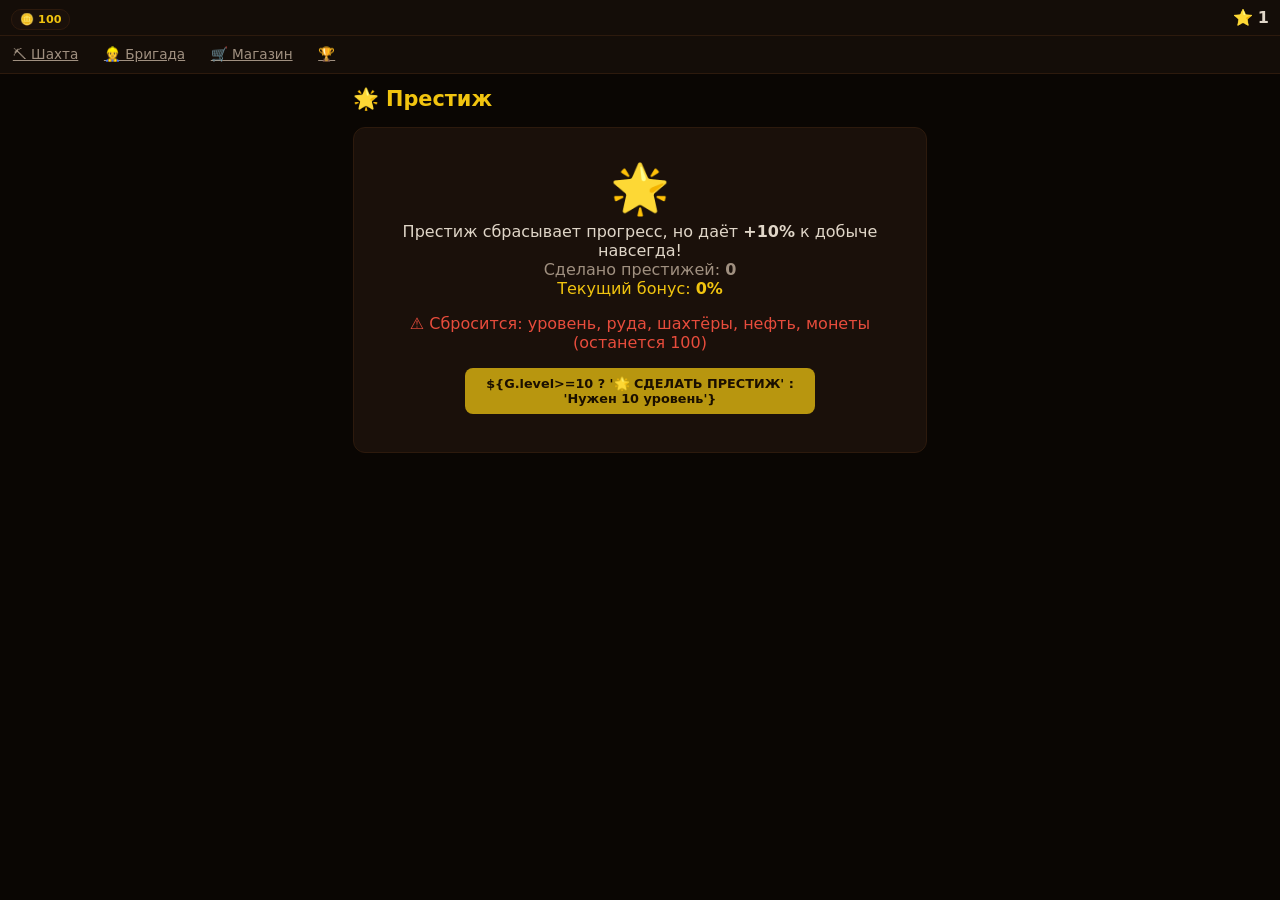
<file: prestige.html>
<!DOCTYPE html>
<html lang="ru">
<head>
    <meta charset="UTF-8">
    <meta name="viewport" content="width=device-width, initial-scale=1.0, user-scalable=no">
    <title>🌟 Престиж — Шахтёр-Мир</title>
    <link rel="stylesheet" href="style.css">
</head>
<body>

<div id="app">
    <header class="h">
        <div class="h-res">
            <span class="badge coin">🪙 <b id="coins">100</b></span>
        </div>
        <div class="h-lvl">⭐ <b id="level">1</b></div>
    </header>

    <nav class="tabs">
        <a href="index.html" class="tab-btn">⛏ Шахта</a>
        <a href="miners.html" class="tab-btn">👷 Бригада</a>
        <a href="shop.html" class="tab-btn">🛒 Магазин</a>
        <a href="achievements.html" class="tab-btn">🏆</a>
    </nav>

    <main class="main">
        <h2>🌟 Престиж</h2>
        <div class="card" style="text-align:center;padding:2rem;">
            <div class="icon" style="font-size:3rem;">🌟</div>
            <p>Престиж сбрасывает прогресс, но даёт <b>+10%</b> к добыче навсегда!</p>
            <p style="color:var(--text2);">Сделано престижей: <b id="prestige-count">0</b></p>
            <p style="color:var(--gold);">Текущий бонус: <b id="prestige-bonus">0%</b></p>
            <p style="color:var(--red);margin:1rem 0;">⚠ Сбросится: уровень, руда, шахтёры, нефть, монеты (останется 100)</p>
            <button id="do-prestige" class="btn btn-prestige" style="width:100%;" ${G.level<10?'disabled':''}>
                ${G.level>=10 ? '🌟 СДЕЛАТЬ ПРЕСТИЖ' : 'Нужен 10 уровень'}
            </button>
        </div>
    </main>
</div>

<div id="toast" class="toast hidden">
    <span id="toast-icon"></span>
    <div><strong id="toast-title"></strong><p id="toast-text"></p></div>
</div>

<script src="script.js"></script>
<script>
function updatePrestigeUI() {
    document.getElementById('coins').textContent = fmt(G.coins);
    document.getElementById('level').textContent = G.level;
    document.getElementById('prestige-count').textContent = G.prestige;
    document.getElementById('prestige-bonus').textContent = (G.prestige * 10) + '%';
}

document.getElementById('do-prestige').addEventListener('click', () => {
    if (G.level < 10) return;
    
    G.prestige++;
    G.prestigeBonus = G.prestige * 0.1;
    
    // Сброс
    G.level = 1; G.xp = 0; G.xpToLevel = 100;
    G.coins = 100; G.ores = { stone:0, iron:0, gold:0, diamond:0, crystal:0, energite:0, mithril:0, uranium:0, oil:0 };
    G.totalOresMined = 0;
    G.miners = { basic:1, speed:0, strong:0, expert:0, master:0, legend:0, cyber:0, magic:0, cosmic:0, god:0 };
    G.pickaxe = { level:1, name:'Деревянная', power:1, cost:100 };
    G.oilRigs = 0; G.oilRigCost = 200; G.barrels = 0; G.oilStored = 0;
    
    Sound.achieve();
    checkAchievements();
    updatePrestigeUI();
    saveGame();
    showToast('🌟','Престиж выполнен!','Бонус: +'+(G.prestige*10)+'% к добыче');
});

updatePrestigeUI();
</script>
</body>
</html>
</file>
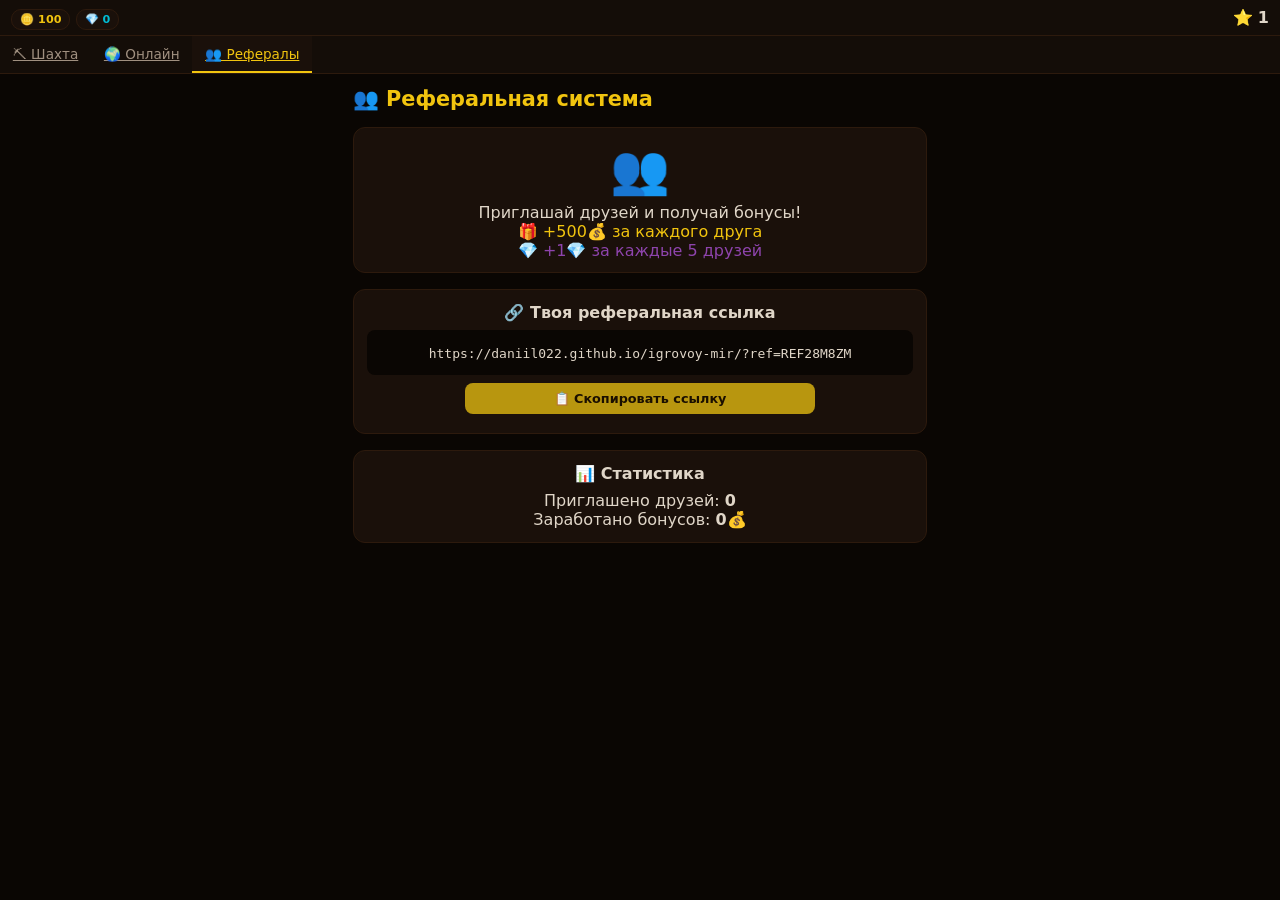
<file: referral.html>
<!DOCTYPE html>
<html lang="ru">
<head>
    <meta charset="UTF-8">
    <meta name="viewport" content="width=device-width, initial-scale=1.0, user-scalable=no">
    <title>👥 Рефералы — Шахтёр-Мир</title>
    <link rel="stylesheet" href="style.css">
</head>
<body>

<div id="app">
    <header class="h">
        <div class="h-res">
            <span class="badge coin">🪙 <b id="coins">100</b></span>
            <span class="badge dia">💎 <b id="diamonds">0</b></span>
        </div>
        <div class="h-lvl">⭐ <b id="level">1</b></div>
    </header>

    <nav class="tabs">
        <a href="index.html" class="tab-btn">⛏ Шахта</a>
        <a href="online.html" class="tab-btn">🌍 Онлайн</a>
        <a href="referral.html" class="tab-btn active">👥 Рефералы</a>
    </nav>

    <main class="main">
        <h2>👥 Реферальная система</h2>
        
        <div class="card" style="text-align:center;margin-bottom:1rem;">
            <div class="icon" style="font-size:3rem;">👥</div>
            <p>Приглашай друзей и получай бонусы!</p>
            <p style="color:var(--gold);">🎁 +500💰 за каждого друга</p>
            <p style="color:var(--purple);">💎 +1💎 за каждые 5 друзей</p>
        </div>

        <div class="card" style="margin-bottom:1rem;">
            <h3>🔗 Твоя реферальная ссылка</h3>
            <div style="background:var(--bg);padding:0.8rem;border-radius:8px;word-break:break-all;margin:0.5rem 0;">
                <code id="ref-link">https://daniil022.github.io/igrovoy-mir/?ref=</code>
            </div>
            <button id="copy-ref" class="btn btn-sell" style="width:100%;">📋 Скопировать ссылку</button>
        </div>

        <div class="card">
            <h3>📊 Статистика</h3>
            <p>Приглашено друзей: <b id="ref-count">0</b></p>
            <p>Заработано бонусов: <b id="ref-bonus">0</b>💰</p>
        </div>

        <div id="ref-list" style="margin-top:1rem;"></div>
    </main>
</div>

<div id="toast" class="toast hidden">
    <span id="toast-icon"></span>
    <div><strong id="toast-title"></strong><p id="toast-text"></p></div>
</div>

<script src="script.js"></script>
<script>
// Генерация реферального кода
function getRefCode() {
    let code = localStorage.getItem('shahter-mir-refcode');
    if (!code) {
        code = 'REF' + Math.random().toString(36).substring(2, 8).toUpperCase();
        localStorage.setItem('shahter-mir-refcode', code);
    }
    return code;
}

function getRefData() {
    const raw = localStorage.getItem('shahter-mir-refs');
    return raw ? JSON.parse(raw) : { referrals: [], bonus: 0 };
}

function saveRefData(data) {
    localStorage.setItem('shahter-mir-refs', JSON.stringify(data));
}

// Проверка реферала при загрузке
function checkRefOnLoad() {
    const params = new URLSearchParams(window.location.search);
    const ref = params.get('ref');
    if (ref && ref !== getRefCode() && !localStorage.getItem('shahter-mir-referred')) {
        localStorage.setItem('shahter-mir-referred', ref);
        // Даём бонус новому игроку
        G.coins += 200;
        G.diamonds += 1;
        saveGame();
        // Даём бонус пригласившему (в localStorage)
        const allRefs = JSON.parse(localStorage.getItem('shahter-mir-all-refs') || '{}');
        if (allRefs[ref]) {
            allRefs[ref].count = (allRefs[ref].count || 0) + 1;
            allRefs[ref].bonus = (allRefs[ref].bonus || 0) + 500;
        } else {
            allRefs[ref] = { count: 1, bonus: 500 };
        }
        localStorage.setItem('shahter-mir-all-refs', JSON.stringify(allRefs));
    }
}

function renderReferral() {
    document.getElementById('coins').textContent = fmt(G.coins);
    document.getElementById('diamonds').textContent = fmt(G.diamonds);
    document.getElementById('level').textContent = G.level;
    
    const code = getRefCode();
    document.getElementById('ref-link').textContent = 
        'https://daniil022.github.io/igrovoy-mir/?ref=' + code;
    
    const allRefs = JSON.parse(localStorage.getItem('shahter-mir-all-refs') || '{}');
    const myData = allRefs[code] || { count: 0, bonus: 0 };
    document.getElementById('ref-count').textContent = myData.count || 0;
    document.getElementById('ref-bonus').textContent = fmt(myData.bonus || 0);
}

document.getElementById('copy-ref').addEventListener('click', () => {
    const link = document.getElementById('ref-link').textContent;
    navigator.clipboard.writeText(link).then(() => {
        showToast('📋','Скопировано!','Отправь ссылку другу');
    }).catch(() => {
        showToast('📋','Не скопировано','Выдели и скопируй вручную');
    });
});

checkRefOnLoad();
renderReferral();
</script>
</body>
</html>
</file>
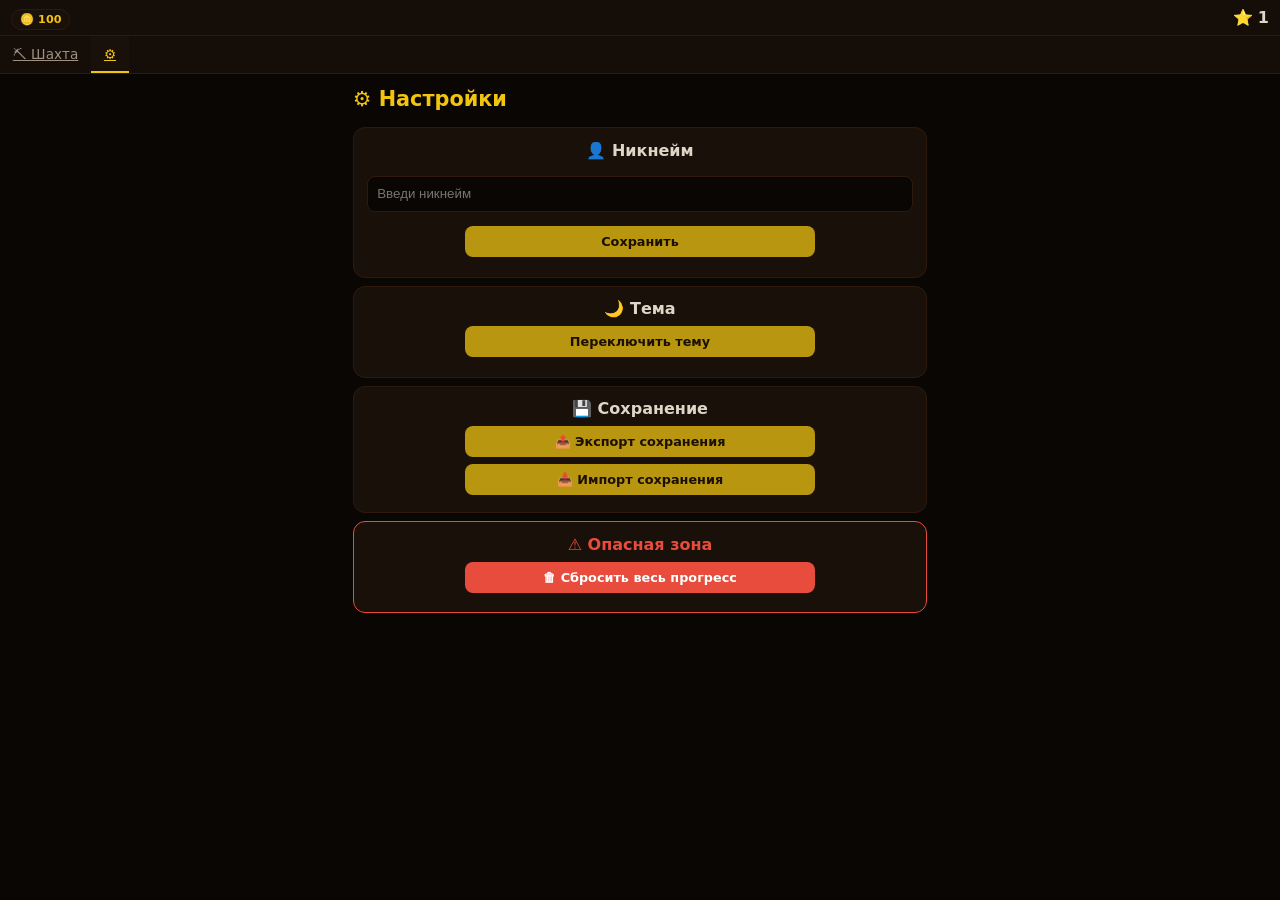
<file: settings.html>
<!DOCTYPE html>
<html lang="ru">
<head>
    <meta charset="UTF-8">
    <meta name="viewport" content="width=device-width, initial-scale=1.0, user-scalable=no">
    <title>⚙️ Настройки — Шахтёр-Мир</title>
    <link rel="stylesheet" href="style.css">
</head>
<body>

<div id="app">
    <header class="h">
        <div class="h-res">
            <span class="badge coin">🪙 <b id="coins">100</b></span>
        </div>
        <div class="h-lvl">⭐ <b id="level">1</b></div>
    </header>

    <nav class="tabs">
        <a href="index.html" class="tab-btn">⛏ Шахта</a>
        <a href="settings.html" class="tab-btn active">⚙️</a>
    </nav>

    <main class="main">
        <h2>⚙️ Настройки</h2>
        
        <div class="card" style="margin-bottom:0.5rem;">
            <h3>👤 Никнейм</h3>
            <input id="nick-input" style="width:100%;padding:0.6rem;background:var(--bg);border:1px solid var(--border);border-radius:8px;color:var(--text);margin:0.5rem 0;" placeholder="Введи никнейм">
            <button id="save-nick" class="btn btn-sell" style="width:100%;">Сохранить</button>
        </div>

        <div class="card" style="margin-bottom:0.5rem;">
            <h3>🌙 Тема</h3>
            <button id="toggle-theme" class="btn btn-boost" style="width:100%;">Переключить тему</button>
        </div>

        <div class="card" style="margin-bottom:0.5rem;">
            <h3>💾 Сохранение</h3>
            <button id="export-save" class="btn btn-sell" style="width:100%;margin-bottom:0.3rem;">📤 Экспорт сохранения</button>
            <button id="import-save" class="btn btn-boost" style="width:100%;margin-bottom:0.3rem;">📥 Импорт сохранения</button>
            <input type="file" id="import-file" accept=".json" style="display:none;">
        </div>

        <div class="card" style="margin-bottom:0.5rem;border-color:var(--red);">
            <h3 style="color:var(--red);">⚠ Опасная зона</h3>
            <button id="reset-game" class="btn" style="width:100%;background:var(--red);color:#fff;">🗑 Сбросить весь прогресс</button>
        </div>
    </main>
</div>

<div id="toast" class="toast hidden">
    <span id="toast-icon"></span>
    <div><strong id="toast-title"></strong><p id="toast-text"></p></div>
</div>

<script src="script.js"></script>
<script>
document.getElementById('coins').textContent = fmt(G.coins);
document.getElementById('level').textContent = G.level;

document.getElementById('nick-input').value = localStorage.getItem('shahter-mir-nick') || '';

document.getElementById('save-nick').addEventListener('click', () => {
    const nick = document.getElementById('nick-input').value.trim() || 'Шахтёр';
    localStorage.setItem('shahter-mir-nick', nick);
    showToast('✅','Сохранено!','Твой ник: ' + nick);
});

document.getElementById('toggle-theme').addEventListener('click', () => {
    document.body.classList.toggle('light');
    G.theme = document.body.classList.contains('light') ? 'light' : 'dark';
    saveGame();
});

if (G.theme === 'light') document.body.classList.add('light');

document.getElementById('export-save').addEventListener('click', () => {
    const blob = new Blob([JSON.stringify(G, null, 2)], {type:'application/json'});
    const url = URL.createObjectURL(blob);
    const a = document.createElement('a');
    a.href = url;
    a.download = 'shahter-mir-save-' + new Date().toISOString().slice(0,10) + '.json';
    a.click();
    showToast('📤','Экспортировано!','Сохранение скачано');
});

document.getElementById('import-save').addEventListener('click', () => {
    document.getElementById('import-file').click();
});

document.getElementById('import-file').addEventListener('change', (e) => {
    const file = e.target.files[0];
    if (!file) return;
    const reader = new FileReader();
    reader.onload = (ev) => {
        try {
            const data = JSON.parse(ev.target.result);
            if (confirm('Заменить текущий прогресс загруженным сохранением?')) {
                Object.assign(G, data);
                saveGame();
                location.reload();
            }
        } catch(err) {
            showToast('❌','Ошибка!','Неверный формат файла');
        }
    };
    reader.readAsText(file);
});

document.getElementById('reset-game').addEventListener('click', () => {
    if (confirm('ТОЧНО сбросить ВЕСЬ прогресс? Это необратимо!')) {
        if (confirm('Последнее предупреждение! Сбросить?')) {
            localStorage.removeItem('shahter-mir');
            localStorage.removeItem('shahter-mir-chat');
            localStorage.removeItem('shahter-mir-trades');
            localStorage.removeItem('shahter-mir-refs');
            localStorage.removeItem('shahter-mir-all-refs');
            localStorage.removeItem('shahter-mir-wins');
            location.reload();
        }
    }
});
</script>
</body>
</html>
</file>
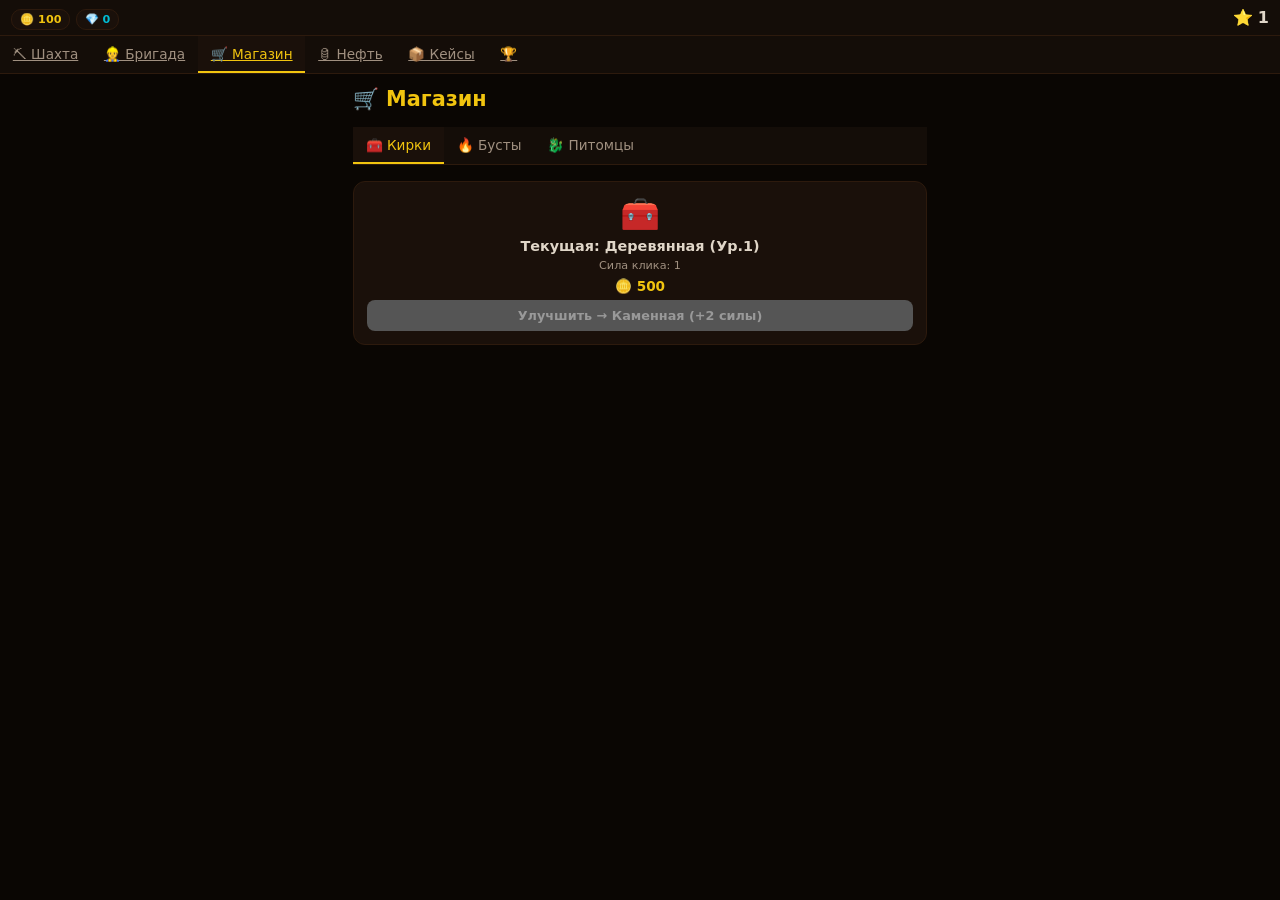
<file: shop.html>
<!DOCTYPE html>
<html lang="ru">
<head>
    <meta charset="UTF-8">
    <meta name="viewport" content="width=device-width, initial-scale=1.0, user-scalable=no">
    <title>🛒 Магазин — Шахтёр-Мир</title>
    <link rel="stylesheet" href="style.css">
</head>
<body>

<div id="app">
    <header class="h">
        <div class="h-res">
            <span class="badge coin">🪙 <b id="coins">100</b></span>
            <span class="badge dia">💎 <b id="diamonds">0</b></span>
        </div>
        <div class="h-lvl">⭐ <b id="level">1</b></div>
    </header>

    <nav class="tabs">
        <a href="index.html" class="tab-btn">⛏ Шахта</a>
        <a href="miners.html" class="tab-btn">👷 Бригада</a>
        <a href="shop.html" class="tab-btn active">🛒 Магазин</a>
        <a href="oil.html" class="tab-btn">🛢 Нефть</a>
        <a href="cases.html" class="tab-btn">📦 Кейсы</a>
        <a href="achievements.html" class="tab-btn">🏆</a>
    </nav>

    <main class="main">
        <h2>🛒 Магазин</h2>
        <div class="tabs" style="margin-bottom:1rem;">
            <button class="tab-btn active" onclick="showSection('pickaxes')">🧰 Кирки</button>
            <button class="tab-btn" onclick="showSection('boosts')">🔥 Бусты</button>
            <button class="tab-btn" onclick="showSection('pets')">🐉 Питомцы</button>
        </div>
        <div id="shop-content" class="grid"></div>
    </main>
</div>

<div id="toast" class="toast hidden">
    <span id="toast-icon"></span>
    <div><strong id="toast-title"></strong><p id="toast-text"></p></div>
</div>

<script src="script.js"></script>
<script>
let currentSection = 'pickaxes';

function showSection(s) { currentSection=s; document.querySelectorAll('.tab-btn').forEach(b=>b.classList.remove('active')); event.target.classList.add('active'); renderShop(); }

function renderShop() {
    const grid = document.getElementById('shop-content');
    document.getElementById('coins').textContent = fmt(G.coins);
    document.getElementById('diamonds').textContent = fmt(G.diamonds);
    document.getElementById('level').textContent = G.level;

    if (currentSection === 'pickaxes') {
        const nl = G.pickaxe.level + 1;
        const nn = PICKAXE_NAMES[nl-1] || 'МАКС';
        grid.innerHTML = `
            <div class="card" style="grid-column:1/-1;">
                <div class="icon">🧰</div>
                <div class="name">Текущая: ${G.pickaxe.name} (Ур.${G.pickaxe.level})</div>
                <div class="desc">Сила клика: ${G.pickaxe.power}</div>
                ${nl<=20?`
                    <div class="price">🪙 ${fmt(G.pickaxe.cost)}</div>
                    <button onclick="upgradePickaxe()" ${G.coins<G.pickaxe.cost?'disabled':''}>Улучшить → ${nn} (+2 силы)</button>
                `:'<p>🏆 МАКСИМУМ!</p>'}
            </div>`;
    } else if (currentSection === 'boosts') {
        const activeBoosts = G.boosts.filter(b=>b.endTime>Date.now());
        const hasBoost = activeBoosts.length > 0;
        const boostTime = hasBoost ? Math.ceil((activeBoosts[0].endTime-Date.now())/1000) : 0;
        const boostMult = hasBoost ? activeBoosts[0].mult : 1;
        
        grid.innerHTML = `
            ${hasBoost ? `
            <div class="card" style="grid-column:1/-1;border-color:var(--red);">
                <div class="icon">⚡</div>
                <div class="name">Активен буст x${boostMult}!</div>
                <div class="desc">Осталось: ${boostTime} сек</div>
            </div>` : ''}
            <div class="card">
                <div class="icon">⚡</div>
                <div class="name">Буст x3</div>
                <div class="desc">30 секунд утроенной добычи</div>
                <div class="price">🪙 5 000 000</div>
                <button onclick="buyBoost(3,5000000,30)" ${G.coins<5e6||hasBoost?'disabled':''}>
                    ${hasBoost?'Уже активен':'Купить'}
                </button>
            </div>
            <div class="card">
                <div class="icon">💥</div>
                <div class="name">Буст x10</div>
                <div class="desc">20 секунд удесятерённой добычи</div>
                <div class="price">🪙 25 000 000</div>
                <button onclick="buyBoost(10,25000000,20)" ${G.coins<25e6||hasBoost?'disabled':''}>
                    ${hasBoost?'Уже активен':'Купить'}
                </button>
            </div>`;
    } else if (currentSection === 'pets') {
        grid.innerHTML = PET_DATA.map(p => {
            const owned = G.pets.includes(p.id);
            const active = G.activePet === p.id;
            return `
                <div class="card">
                    <div class="icon">${p.icon}</div>
                    <div class="name">${p.name}</div>
                    <div class="desc">+${Math.floor(p.bonus*100)}% к добыче</div>
                    <div class="price">🪙 ${fmt(p.cost)}</div>
                    ${owned?
                        `<button onclick="setPet('${p.id}')" style="background:${active?'var(--green)':'var(--blue)'};color:#fff;">${active?'✅ Активен':'Выбрать'}</button>`:
                        `<button onclick="buyPet('${p.id}',${p.cost})" ${G.coins<p.cost?'disabled':''}>Купить</button>`
                    }
                </div>`;
        }).join('');
    }
}

function upgradePickaxe() {
    if (G.coins<G.pickaxe.cost||G.pickaxe.level>=20) return;
    G.coins-=G.pickaxe.cost;
    G.pickaxe.level++;
    G.pickaxe.name=PICKAXE_NAMES[G.pickaxe.level-1];
    G.pickaxe.power=G.pickaxe.level*2;
    G.pickaxe.cost=Math.floor(G.pickaxe.cost*3);
    Sound.dig(); checkAchievements(); renderShop(); saveGame();
}

function buyBoost(mult,cost,dur) {
    if (G.coins<cost||G.boosts.filter(b=>b.endTime>Date.now()).length>0) return;
    G.coins-=cost;
    G.boosts.push({mult,endTime:Date.now()+dur*1000});
    Sound.rare(); renderShop(); saveGame();
    showToast('⚡','Буст активирован!','x'+mult+' на '+dur+' сек');
}

function buyPet(id,cost) {
    if (G.coins<cost) return;
    G.coins-=cost; G.pets.push(id);
    if(!G.activePet) G.activePet=id;
    Sound.achieve(); checkAchievements(); renderShop(); saveGame();
}

function setPet(id) { G.activePet=G.activePet===id?null:id; renderShop(); saveGame(); }

renderShop();
</script>
</body>
</html>
</file>
<file: style.css>
/* ==================== ШАХТЁР-МИР — ПОЛНЫЙ СТИЛЬ ==================== */

:root {
    --bg: #0a0603;
    --bg2: #140d08;
    --card: #1a100a;
    --border: #2d1a0d;
    --gold: #f1c40f;
    --gold2: #b8960f;
    --red: #e74c3c;
    --green: #27ae60;
    --blue: #2980b9;
    --purple: #8e44ad;
    --oil: #2c3e50;
    --text: #e0d6c8;
    --text2: #a09080;
    --radius: 12px;
    --shadow: 0 2px 8px rgba(0,0,0,0.3);
}

* {
    margin: 0;
    padding: 0;
    box-sizing: border-box;
}

body {
    font-family: -apple-system, BlinkMacSystemFont, 'Segoe UI', system-ui, sans-serif;
    background: var(--bg);
    color: var(--text);
    user-select: none;
    -webkit-user-select: none;
    -webkit-tap-highlight-color: transparent;
    -webkit-font-smoothing: antialiased;
    overflow-x: hidden;
    min-height: 100vh;
    min-height: 100dvh;
}

body.light {
    --bg: #f5f0e8;
    --bg2: #ede4d6;
    --card: #fff;
    --border: #d5c4a1;
    --text: #3d2b1f;
    --text2: #7a6855;
}

/* ==================== ЗАГРУЗКА ==================== */
#loading {
    position: fixed;
    inset: 0;
    z-index: 9999;
    background: radial-gradient(ellipse at center, #2d1800 0%, #0a0500 100%);
    display: flex;
    align-items: center;
    justify-content: center;
    transition: opacity 0.5s;
}

#loading.hidden {
    opacity: 0;
    pointer-events: none;
}

.load-box {
    text-align: center;
}

.load-icon {
    font-size: 5rem;
    animation: float 2s ease-in-out infinite;
}

@keyframes float {
    0%, 100% { transform: translateY(0); }
    50% { transform: translateY(-25px); }
}

.load-box h1 {
    font-size: 2.2rem;
    background: linear-gradient(45deg, var(--gold), #ff6b00);
    -webkit-background-clip: text;
    -webkit-text-fill-color: transparent;
    margin: 0.5rem 0;
}

.load-bar {
    width: 250px;
    height: 8px;
    background: #333;
    border-radius: 4px;
    margin: 1rem auto;
    overflow: hidden;
}

.load-fill {
    height: 100%;
    background: linear-gradient(90deg, var(--gold), var(--red));
    border-radius: 4px;
    animation: loadAnim 2s forwards;
}

@keyframes loadAnim {
    from { width: 0%; }
    to { width: 100%; }
}

#load-tip {
    color: var(--text2);
    font-size: 0.85rem;
    margin-top: 0.5rem;
}

/* ==================== ПРИЛОЖЕНИЕ ==================== */
#app.hidden {
    display: none;
}

/* ==================== ХЕДЕР ==================== */
.h {
    display: flex;
    justify-content: space-between;
    align-items: center;
    padding: 0.5rem 0.7rem;
    background: var(--bg2);
    border-bottom: 1px solid var(--border);
    position: sticky;
    top: 0;
    z-index: 100;
    gap: 0.3rem;
}

.h-left,
.h-right {
    display: flex;
    align-items: center;
    gap: 0.3rem;
}

.h-center {
    text-align: center;
    font-size: 0.8rem;
}

.badge {
    font-size: 0.7rem;
    font-weight: bold;
    padding: 0.2rem 0.5rem;
    border-radius: 10px;
    background: var(--card);
    border: 1px solid var(--border);
    white-space: nowrap;
}

.badge.coin { color: var(--gold); }
.badge.dia { color: #00bcd4; }
.badge.en { color: #f39c12; }
.badge.oil { color: #7f8c8d; }

.xp-mini {
    width: 50px;
    height: 3px;
    background: #333;
    border-radius: 2px;
    margin-top: 2px;
}

.xp-mini-fill {
    height: 100%;
    background: var(--gold);
    border-radius: 2px;
    width: 0%;
    transition: width 0.3s;
}

/* ==================== ГАМБУРГЕР ==================== */
.burger-btn {
    background: transparent;
    border: none;
    color: var(--text);
    font-size: 1.5rem;
    cursor: pointer;
    padding: 0.2rem 0.4rem;
    line-height: 1;
}

.burger-overlay {
    position: fixed;
    inset: 0;
    background: rgba(0,0,0,0.7);
    z-index: 200;
    transition: opacity 0.3s;
}

.burger-overlay.hidden {
    display: none;
}

.burger-menu {
    position: fixed;
    top: 0;
    right: 0;
    width: 280px;
    height: 100%;
    background: var(--bg2);
    z-index: 201;
    padding: 1rem;
    overflow-y: auto;
    transition: transform 0.3s;
    border-left: 2px solid var(--border);
}

.burger-menu.hidden {
    transform: translateX(100%);
}

.burger-header {
    display: flex;
    justify-content: space-between;
    align-items: center;
    margin-bottom: 1rem;
    font-size: 1.2rem;
    font-weight: bold;
    color: var(--gold);
}

.burger-close {
    background: transparent;
    border: none;
    color: var(--text);
    font-size: 1.3rem;
    cursor: pointer;
}

.burger-link {
    display: block;
    padding: 0.8rem 1rem;
    color: var(--text);
    text-decoration: none;
    border-radius: 8px;
    margin-bottom: 0.2rem;
    transition: background 0.2s;
}

.burger-link:hover,
.burger-link.active {
    background: var(--card);
    color: var(--gold);
}

.burger-link.active {
    font-weight: bold;
}

/* ==================== ТАБЫ (старые, для других страниц) ==================== */
.tabs {
    display: flex;
    flex-wrap: nowrap;
    overflow-x: auto;
    -webkit-overflow-scrolling: touch;
    scrollbar-width: none;
    background: var(--bg2);
    border-bottom: 1px solid var(--border);
    position: sticky;
    top: 0;
    z-index: 99;
    gap: 0;
}

.tabs::-webkit-scrollbar {
    display: none;
}

.tab-btn {
    flex-shrink: 0;
    white-space: nowrap;
    min-width: auto;
    padding: 0.6rem 0.8rem;
    background: transparent;
    border: none;
    color: var(--text2);
    font-size: 0.85rem;
    cursor: pointer;
    transition: all 0.2s;
    border-bottom: 2px solid transparent;
    font-family: inherit;
}

.tab-btn.active {
    color: var(--gold);
    border-bottom-color: var(--gold);
    background: var(--card);
}

/* ==================== ОСНОВНОЙ КОНТЕНТ ==================== */
.main {
    padding: 0.8rem;
    max-width: 600px;
    margin: 0 auto;
    padding-bottom: 80px;
}

h2 {
    font-size: 1.3rem;
    margin-bottom: 1rem;
    color: var(--gold);
}

h3 {
    font-size: 1rem;
    margin-bottom: 0.5rem;
    color: var(--text);
}

/* ==================== ШАХТА ==================== */
.shaft {
    height: 180px;
    background: linear-gradient(180deg, #2d1800 0%, #0a0500 100%);
    border-radius: var(--radius);
    margin-bottom: 0.8rem;
    position: relative;
    border: 2px solid var(--border);
    overflow: hidden;
}

.shaft-bg {
    position: absolute;
    inset: 0;
    opacity: 0.1;
    background: repeating-linear-gradient(
        0deg,
        transparent,
        transparent 20px,
        rgba(241,196,15,0.05) 20px,
        rgba(241,196,15,0.05) 21px
    );
}

.miner {
    font-size: 3.5rem;
    position: absolute;
    bottom: 15px;
    left: 50%;
    transform: translateX(-50%);
    animation: minerAnim 0.8s infinite alternate;
    cursor: pointer;
    z-index: 2;
}

@keyframes minerAnim {
    from { bottom: 15px; }
    to { bottom: 28px; }
}

.miner:active {
    animation: minerHit 0.15s;
}

@keyframes minerHit {
    0% { transform: translateX(-50%) rotate(0); }
    50% { transform: translateX(-50%) rotate(-35deg) scale(1.1); }
    100% { transform: translateX(-50%) rotate(0); }
}

.ore-pop {
    position: absolute;
    top: 20px;
    left: 50%;
    transform: translateX(-50%);
    font-size: 1.5rem;
    font-weight: bold;
    pointer-events: none;
    opacity: 0;
    transition: all 0.4s;
    color: var(--gold);
    text-shadow: 0 0 10px var(--gold);
}

.ore-pop.show {
    opacity: 1;
    top: -20px;
}

/* ==================== КНОПКА КОПАТЬ ==================== */
.dig {
    display: block;
    width: 95%;
    max-width: 350px;
    margin: 0 auto;
    padding: 1rem;
    font-size: 1.3rem;
    font-weight: bold;
    background: linear-gradient(180deg, #8B4513, #5C2E00);
    color: var(--gold);
    border: 3px solid var(--gold);
    border-radius: 25px;
    cursor: pointer;
    box-shadow: 0 0 20px rgba(241,196,15,0.2);
    transition: all 0.1s;
    font-family: inherit;
}

.dig:active {
    transform: scale(0.95);
    background: #3d1a00;
}

/* ==================== ПРОГРЕСС-БАР ==================== */
.xp-bar {
    width: 95%;
    max-width: 350px;
    height: 12px;
    background: #1a0f00;
    border-radius: 6px;
    margin: 0.6rem auto;
    border: 1px solid var(--border);
    overflow: hidden;
}

.xp-fill {
    height: 100%;
    background: linear-gradient(90deg, #ff6b00, var(--gold));
    border-radius: 6px;
    width: 0%;
    transition: width 0.2s;
}

#ore-name {
    text-align: center;
    font-size: 1rem;
    font-weight: bold;
    margin-bottom: 0.5rem;
    color: var(--gold);
}

/* ==================== СТАТЫ 4 В РЯД ==================== */
.stats-grid-4 {
    display: grid;
    grid-template-columns: repeat(4, 1fr);
    gap: 0.4rem;
    margin: 0.8rem 0;
}

.stat-box {
    background: var(--card);
    border: 1px solid var(--border);
    border-radius: 10px;
    padding: 0.5rem 0.3rem;
    text-align: center;
}

.stat-icon {
    font-size: 1rem;
    display: block;
    margin-bottom: 2px;
}

.stat-box b {
    display: block;
    font-size: 1.1rem;
    color: var(--gold);
}

.stat-box small {
    font-size: 0.6rem;
    color: var(--text2);
}

/* ==================== СТАТЫ (старые, для других страниц) ==================== */
.stats {
    display: flex;
    justify-content: center;
    gap: 1rem;
    flex-wrap: wrap;
    margin: 0.8rem 0;
    font-size: 0.85rem;
}

.stats b {
    color: var(--gold);
}

/* ==================== НЕФТЯНОЙ БЛОК ==================== */
.oil-block {
    background: var(--card);
    border: 1px solid var(--border);
    border-radius: var(--radius);
    padding: 0.8rem;
    margin: 0.8rem 0;
}

.oil-block.hidden {
    display: none;
}

.oil-block h3 {
    color: #7f8c8d;
    font-size: 1rem;
    margin-bottom: 0.5rem;
}

.oil-stats {
    display: flex;
    gap: 1rem;
    flex-wrap: wrap;
    font-size: 0.85rem;
    margin-bottom: 0.5rem;
}

.oil-stats b {
    color: var(--gold);
}

.btn-oil {
    display: block;
    width: 100%;
    padding: 0.7rem;
    background: var(--oil);
    color: #fff;
    border: 1px solid #5d7b93;
    border-radius: 12px;
    cursor: pointer;
    font-weight: bold;
    margin-top: 0.5rem;
    font-family: inherit;
    font-size: 0.9rem;
}

/* ==================== КНОПКИ ДЕЙСТВИЙ ==================== */
.action-btn {
    display: block;
    width: 100%;
    padding: 0.9rem;
    border: none;
    border-radius: 14px;
    cursor: pointer;
    font-size: 1rem;
    font-weight: bold;
    margin: 0.4rem 0;
    transition: transform 0.1s;
    text-align: center;
    font-family: inherit;
}

.action-btn:active {
    transform: scale(0.97);
}

.sell-btn {
    background: var(--green);
    color: #fff;
}

.boost-btn {
    background: #e67e22;
    color: #fff;
}

.prestige-btn {
    background: var(--purple);
    color: #fff;
}

.daily-btn {
    background: var(--blue);
    color: #fff;
}

.action-row {
    display: grid;
    grid-template-columns: 1fr 1fr;
    gap: 0.5rem;
}

/* ==================== КНОПКИ (старые) ==================== */
.btn {
    display: block;
    width: 95%;
    max-width: 350px;
    margin: 0.4rem auto;
    padding: 0.7rem;
    border: none;
    border-radius: var(--radius);
    cursor: pointer;
    font-size: 0.95rem;
    font-weight: bold;
    transition: all 0.2s;
    font-family: inherit;
    text-align: center;
    text-decoration: none;
}

.btn-sell { background: var(--green); color: #fff; }
.btn-boost { background: #e67e22; color: #fff; }
.btn-prestige { background: var(--purple); color: #fff; }
.btn-daily { background: var(--blue); color: #fff; }

.btn:active {
    transform: scale(0.96);
}

/* ==================== СЕТКА КАРТОЧЕК ==================== */
.grid {
    display: grid;
    grid-template-columns: repeat(auto-fill, minmax(150px, 1fr));
    gap: 0.7rem;
}

.card {
    background: var(--card);
    border: 1px solid var(--border);
    border-radius: var(--radius);
    padding: 0.8rem;
    text-align: center;
    transition: all 0.2s;
}

.card:hover {
    border-color: var(--gold);
}

.card .icon {
    font-size: 2rem;
    margin-bottom: 0.3rem;
}

.card .name {
    font-weight: bold;
    font-size: 0.9rem;
}

.card .desc {
    font-size: 0.7rem;
    color: var(--text2);
    margin: 0.3rem 0;
}

.card .price {
    font-weight: bold;
    color: var(--gold);
    margin: 0.4rem 0;
    font-size: 0.85rem;
}

.card button {
    width: 100%;
    padding: 0.5rem;
    background: var(--gold2);
    color: #1a0f00;
    border: none;
    border-radius: 8px;
    cursor: pointer;
    font-weight: bold;
    font-size: 0.8rem;
    font-family: inherit;
}

.card button:disabled {
    background: #555;
    color: #999;
    cursor: not-allowed;
}

/* ==================== НИЖНЯЯ ПАНЕЛЬ ==================== */
.bottom-nav {
    display: flex;
    justify-content: space-around;
    align-items: center;
    background: var(--bg2);
    border-top: 1px solid var(--border);
    padding: 0.4rem 0.2rem;
    padding-bottom: max(0.4rem, env(safe-area-inset-bottom));
    position: sticky;
    bottom: 0;
    z-index: 100;
}

.bn-item {
    display: flex;
    flex-direction: column;
    align-items: center;
    background: transparent;
    border: none;
    color: var(--text2);
    cursor: pointer;
    padding: 0.3rem 0.5rem;
    border-radius: 8px;
    transition: all 0.2s;
    min-width: 50px;
    font-family: inherit;
}

.bn-item.active,
.bn-item:active {
    color: var(--gold);
    background: var(--card);
}

.bn-icon {
    font-size: 1.3rem;
}

.bn-label {
    font-size: 0.6rem;
    margin-top: 2px;
}

/* ==================== МОДАЛКИ ==================== */
.modal {
    position: fixed;
    inset: 0;
    background: rgba(0,0,0,0.9);
    display: flex;
    align-items: center;
    justify-content: center;
    z-index: 1000;
}

.modal.hidden {
    display: none;
}

.modal-box {
    background: var(--card);
    padding: 2rem;
    border-radius: 20px;
    text-align: center;
    border: 2px solid var(--gold);
    max-width: 320px;
    width: 90%;
}

.modal-box button {
    padding: 0.7rem 1.5rem;
    background: var(--gold);
    color: #1a0f00;
    border: none;
    border-radius: 15px;
    cursor: pointer;
    font-weight: bold;
    font-size: 1rem;
    margin-top: 1rem;
    font-family: inherit;
}

#case-loot {
    font-size: 3rem;
    margin: 1rem 0;
}

#case-text {
    font-size: 1.1rem;
    color: var(--gold);
}

/* ==================== ТОСТЫ ==================== */
.toast {
    position: fixed;
    top: 60px;
    right: 10px;
    z-index: 999;
    background: var(--card);
    border: 2px solid var(--gold);
    border-radius: 15px;
    padding: 0.8rem;
    display: flex;
    align-items: center;
    gap: 0.6rem;
    box-shadow: 0 0 20px rgba(241,196,15,0.4);
    animation: slideIn 0.5s ease;
    max-width: 280px;
}

.toast.hidden {
    display: none;
}

#toast-icon {
    font-size: 1.8rem;
}

#toast-title {
    font-weight: bold;
    color: var(--gold);
    font-size: 0.9rem;
}

#toast-text {
    font-size: 0.75rem;
    color: var(--text2);
}

@keyframes slideIn {
    from {
        transform: translateX(120%);
        opacity: 0;
    }
    to {
        transform: translateX(0);
        opacity: 1;
    }
}

/* ==================== БУСТ-ИНДИКАТОР ==================== */
.boost {
    position: fixed;
    top: 50px;
    left: 50%;
    transform: translateX(-50%);
    background: #e74c3c;
    color: #fff;
    padding: 0.5rem 1.5rem;
    border-radius: 20px;
    font-weight: bold;
    z-index: 200;
    animation: boostPulse 0.5s infinite;
}

.boost.hidden {
    display: none;
}

@keyframes boostPulse {
    0%, 100% { box-shadow: 0 0 10px #e74c3c; }
    50% { box-shadow: 0 0 30px #e74c3c; }
}

/* ==================== СВЕТЛАЯ ТЕМА ==================== */
body.light .shaft {
    background: linear-gradient(180deg, #d4c4a8 0%, #b8a080 100%);
}

body.light .card {
    background: #fff;
}

body.light .dig {
    background: linear-gradient(180deg, #a0522d, #6b3a1f);
}

body.light .loading {
    background: radial-gradient(ellipse at center, #f5e6d3 0%, #ede4d6 100%);
}

/* ==================== ПОЛЕ ВВОДА ==================== */
input[type="text"] {
    width: 100%;
    padding: 0.6rem;
    background: var(--bg);
    border: 1px solid var(--border);
    border-radius: 8px;
    color: var(--text);
    font-family: inherit;
    font-size: 0.9rem;
}

input[type="text"]:focus {
    outline: none;
    border-color: var(--gold);
}

/* ==================== ЧАТ ==================== */
#chat-box {
    height: 300px;
    overflow-y: auto;
    background: var(--bg);
    padding: 0.5rem;
    border-radius: 8px;
    margin: 0.5rem 0;
    font-size: 0.85rem;
}

.chat-msg {
    margin-bottom: 0.4rem;
    padding: 0.3rem 0.5rem;
    background: var(--card);
    border-radius: 6px;
}

/* ==================== АДАПТИВ ==================== */
@media (max-width: 400px) {
    .stats-grid-4 {
        grid-template-columns: repeat(2, 1fr);
    }
    
    .badge {
        font-size: 0.6rem;
        padding: 0.15rem 0.3rem;
    }
    
    .bn-label {
        font-size: 0.55rem;
    }
    
    .h {
        padding: 0.3rem 0.4rem;
    }
    
    .dig {
        font-size: 1.1rem;
        padding: 0.8rem;
    }
    
    h2 {
        font-size: 1.1rem;
    }
    
    .tab-btn {
        font-size: 0.75rem;
        padding: 0.5rem 0.5rem;
    }
    
    .grid {
        grid-template-columns: 1fr 1fr;
        gap: 0.5rem;
    }
}

@media (max-width: 320px) {
    .stats-grid-4 {
        grid-template-columns: repeat(2, 1fr);
        gap: 0.3rem;
    }
    
    .stat-box {
        padding: 0.3rem 0.2rem;
    }
    
    .stat-box b {
        font-size: 0.9rem;
    }
    
    .bn-item {
        min-width: 40px;
        padding: 0.2rem 0.3rem;
    }
    
    .bn-icon {
        font-size: 1.1rem;
    }
}

/* ==================== СКРОЛЛБАР ==================== */
::-webkit-scrollbar {
    width: 4px;
}

::-webkit-scrollbar-track {
    background: var(--bg);
}

::-webkit-scrollbar-thumb {
    background: var(--border);
    border-radius: 2px;
}

/* ==================== ВЫДЕЛЕНИЕ ==================== */
::selection {
    background: var(--gold2);
    color: #1a0f00;
}

/* ==================== АНИМАЦИИ ДЛЯ КЕЙСОВ ==================== */
@keyframes caseShake {
    0%, 100% { transform: rotate(0); }
    25% { transform: rotate(-10deg); }
    75% { transform: rotate(10deg); }
}

.case-anim {
    font-size: 4rem;
    animation: caseShake 0.5s infinite;
}
</file>
